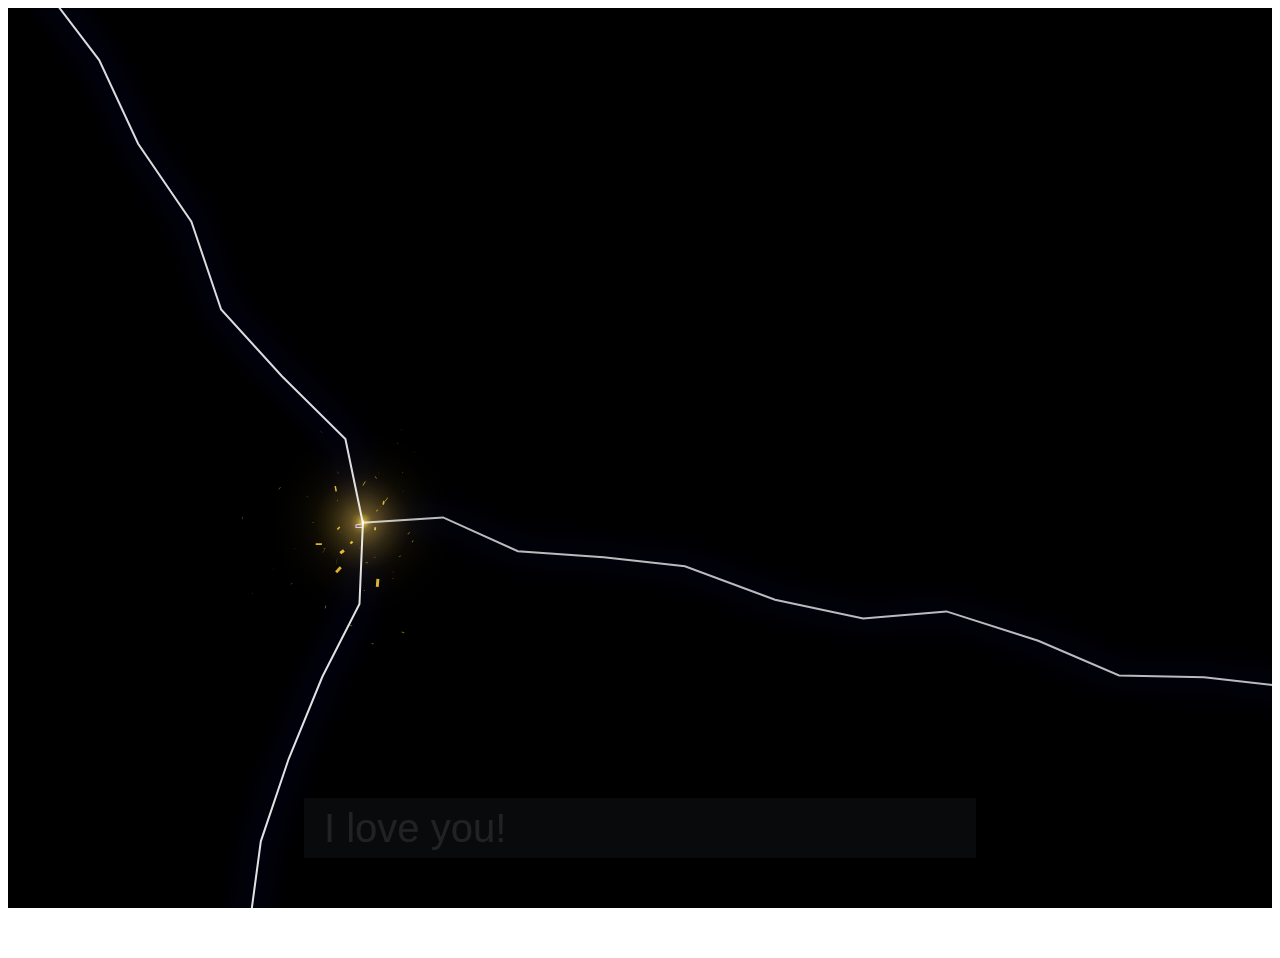
<file: 电击/index.html>
﻿<!doctype html>
<html>
<head>
<meta charset="utf-8">
<title>html5 canvas闪电绘制文字动画特效</title>

<style>
.page-thunder-to-text {
  position: relative;
  overflow: hidden;
}
.page-thunder-to-text canvas {
  display: block;
}
.page-thunder-to-text input {
  position: absolute;
  bottom: 50px;
  left: 0;
  right: 0;
  display: block;
  outline: none;
  background-color: rgba(38, 50, 56, 0.2);
  color: #ffffff;
  border: none;
  width: 50%;
  min-width: 500px;
  max-width: 100%;
  margin: auto;
  height: 60px;
  line-height: 60px;
  font-size: 40px;
  padding: 0 20px;
}
.page-thunder-to-text input:hover, .page-thunder-to-text input:focus {
  border: 1px solid rgba(38, 50, 56, 0.6);
}
.page-thunder-to-text input::-webkit-input-placeholder {
  color: rgba(255, 255, 255, 0.1);
}
</style>

</head>
<body>

<div class="page page-thunder-to-text">
	<input id="input" type="text" maxlength="24" placeholder="I love you!">
	<canvas id="canvas"></canvas>
</div>

<script>
let canvas, ctx, w, h, thunder, text, particles, input;

function Thunder(options) {
    options = options || {};
    this.lifespan = options.lifespan || Math.round(Math.random() * 10 + 10);
    this.maxlife = this.lifespan;
    this.color = options.color || '#fefefe';
    this.glow = options.glow || '#2323fe';
    this.x = options.x || Math.random() * w;
    this.y = options.y || Math.random() * h;
    this.width = options.width || 2;
    this.direct = options.direct || Math.random() * Math.PI * 2;
    this.max = options.max || Math.round(Math.random() * 10 + 20);
    this.segments = [...new Array(this.max)].map(() => {
        return {
            direct: this.direct + (Math.PI * Math.random() * 0.2 - 0.1),
            length: Math.random() * 20 + 80,
            change: Math.random() * 0.04 - 0.02
        };
    });

    this.update = function(index, array) {
        this.segments.forEach(s => { (s.direct += s.change) && Math.random() > 0.96 && (s.change *= -1) });
        (this.lifespan > 0 && this.lifespan--) || this.remove(index, array);
    }

    this.render = function(ctx) {
        if (this.lifespan <= 0) return;
        ctx.beginPath();
        ctx.globalAlpha = this.lifespan / this.maxlife;
        ctx.strokeStyle = this.color;
        ctx.lineWidth = this.width;
        ctx.shadowBlur = 32;
        ctx.shadowColor = this.glow;
        ctx.moveTo(this.x, this.y);
        let prev = { x: this.x, y: this.y };
        this.segments.forEach(s => {
            const x = prev.x + Math.cos(s.direct) * s.length;
            const y = prev.y + Math.sin(s.direct) * s.length;
            prev = { x: x, y: y };
            ctx.lineTo(x, y);
        });
        ctx.stroke();
        ctx.closePath();
        ctx.shadowBlur = 0;
        const strength = Math.random() * 80 + 40;
        const light = ctx.createRadialGradient(this.x, this.y, 0, this.x, this.y, strength);
        light.addColorStop(0, 'rgba(250, 200, 50, 0.6)');
        light.addColorStop(0.1, 'rgba(250, 200, 50, 0.2)');
        light.addColorStop(0.4, 'rgba(250, 200, 50, 0.06)');
        light.addColorStop(0.65, 'rgba(250, 200, 50, 0.01)');
        light.addColorStop(0.8, 'rgba(250, 200, 50, 0)');
        ctx.beginPath();
        ctx.fillStyle = light;
        ctx.arc(this.x, this.y, strength, 0, Math.PI * 2);
        ctx.fill();
        ctx.closePath();
    }

    this.remove = function(index, array) {
        array.splice(index, 1);
    }
}

function Spark(options) {
    options = options || {};
    this.x = options.x || w * 0.5;
    this.y = options.y || h * 0.5;
    this.v = options.v || { direct: Math.random() * Math.PI * 2, weight: Math.random() * 14 + 2, friction: 0.88 };
    this.a = options.a || { change: Math.random() * 0.4 - 0.2, min: this.v.direct - Math.PI * 0.4, max: this.v.direct + Math.PI * 0.4 };
    this.g = options.g || { direct: Math.PI * 0.5 + (Math.random() * 0.4 - 0.2), weight: Math.random() * 0.25 + 0.25 };
    this.width = options.width || Math.random() * 3;
    this.lifespan = options.lifespan || Math.round(Math.random() * 20 + 40);
    this.maxlife = this.lifespan;
    this.color = options.color || '#feca32';
    this.prev = { x: this.x, y: this.y };

    this.update = function(index, array) {
        this.prev = { x: this.x, y: this.y };
        this.x += Math.cos(this.v.direct) * this.v.weight;
        this.x += Math.cos(this.g.direct) * this.g.weight;
        this.y += Math.sin(this.v.direct) * this.v.weight;
        this.y += Math.sin(this.g.direct) * this.g.weight;
        this.v.weight > 0.2 && (this.v.weight *= this.v.friction);
        this.v.direct += this.a.change;
        (this.v.direct > this.a.max || this.v.direct < this.a.min) && (this.a.change *= -1);
        this.lifespan > 0 && this.lifespan--;
        this.lifespan <= 0 && this.remove(index, array);
    }

    this.render = function(ctx) {
        if (this.lifespan <= 0) return;
        ctx.beginPath();
        ctx.globalAlpha = this.lifespan / this.maxlife;
        ctx.strokeStyle = this.color;
        ctx.lineWidth = this.width;
        ctx.moveTo(this.x, this.y);
        ctx.lineTo(this.prev.x, this.prev.y);
        ctx.stroke();
        ctx.closePath();
    }

    this.remove = function(index, array) {
        array.splice(index, 1);
    }
}

function Particles(options) {
    options = options || {};
    this.max = options.max || Math.round(Math.random() * 10 + 10);
    this.sparks = [...new Array(this.max)].map(() => new Spark(options));

    this.update = function() {
        this.sparks.forEach((s, i) => s.update(i, this.sparks));
    }

    this.render = function(ctx) {
        this.sparks.forEach(s => s.render(ctx));
    }
}

function Text(options) {
    options = options || {};
    const pool = document.createElement('canvas');
    const buffer = pool.getContext('2d');
    pool.width = w;
    buffer.fillStyle = '#000000';
    buffer.fillRect(0, 0, pool.width, pool.height);

    this.size = options.size || 100;
    this.copy = (options.copy || `Hello!`) + ' ';
    this.color = options.color || '#cd96fe';
    this.delay = options.delay || 5;
    this.basedelay = this.delay;
    buffer.font = `${this.size}px Comic Sans MS`;
    this.bound = buffer.measureText(this.copy);
    this.bound.height = this.size * 1.5;
    this.x = options.x || w * 0.5 - this.bound.width * 0.5;
    this.y = options.y || h * 0.5 - this.size * 0.5;

    buffer.strokeStyle = this.color;
    buffer.strokeText(this.copy, 0, this.bound.height * 0.8);
    this.data = buffer.getImageData(0, 0, this.bound.width, this.bound.height);
    this.index = 0;

    this.update = function() {
        if (this.index >= this.bound.width) {
            this.index = 0;
            return;
        }
        const data = this.data.data;
        for (let i = this.index * 4; i < data.length; i += (4 * this.data.width)) {
            const bitmap = data[i] + data[i + 1] + data[i + 2] + data[i + 3];
            if (bitmap > 255 && Math.random() > 0.96) {
                const x = this.x + this.index;
                const y = this.y + (i / this.bound.width / 4);
                thunder.push(new Thunder({
                    x: x,
                    y: y
                }));
                Math.random() > 0.5 && particles.push(new Particles({
                    x: x,
                    y: y
                }));
            }
        }
        if (this.delay-- < 0) {
            this.index++;
            this.delay += this.basedelay;
        }
    }

    this.render = function(ctx) {
        ctx.putImageData(this.data, this.x, this.y, 0, 0, this.index, this.bound.height);
    }
}

function loop() {
    update();
    render();
    requestAnimationFrame(loop);
}

function update() {
    text.update();
    thunder.forEach((l, i) => l.update(i, thunder));
    particles.forEach(p => p.update());
}

function render() {
    ctx.globalCompositeOperation = 'source-over';
    ctx.globalAlpha = 1;
    ctx.fillStyle = '#000000';
    ctx.fillRect(0, 0, w, h);
    //
    ctx.globalCompositeOperation = 'screen';
    text.render(ctx);
    thunder.forEach(l => l.render(ctx));
    particles.forEach(p => p.render(ctx));
}

(function () {
    //
    canvas = document.getElementById('canvas');
    input = document.getElementById('input');
    ctx = canvas.getContext('2d');
    w = window.innerWidth;
    h = window.innerHeight;
    canvas.width = w;
    canvas.height = h;
    thunder = [];
    particles = [];
    //
    text = new Text({
        copy: 'Anh Yêu Em!'
    });
    canvas.addEventListener('click', (e) => {
        const x = e.clientX;
        const y = e.clientY;
        thunder.push(new Thunder({
            x: x,
            y: y
        }));
        particles.push(new Particles({
            x: x,
            y: y
        }));
    });
    let cb = 0;
    input.addEventListener('keyup', (e) => {
        clearTimeout(cb);
        cb = setTimeout(() => {
            text = new Text({
                copy: input.value
            });
        }, 300);
    });
    //
    loop();
})()
</script>

<div style="text-align:center;margin:50px 0; font:normal 14px/24px 'MicroSoft YaHei';">
</div>
</body>
</html>
</file>
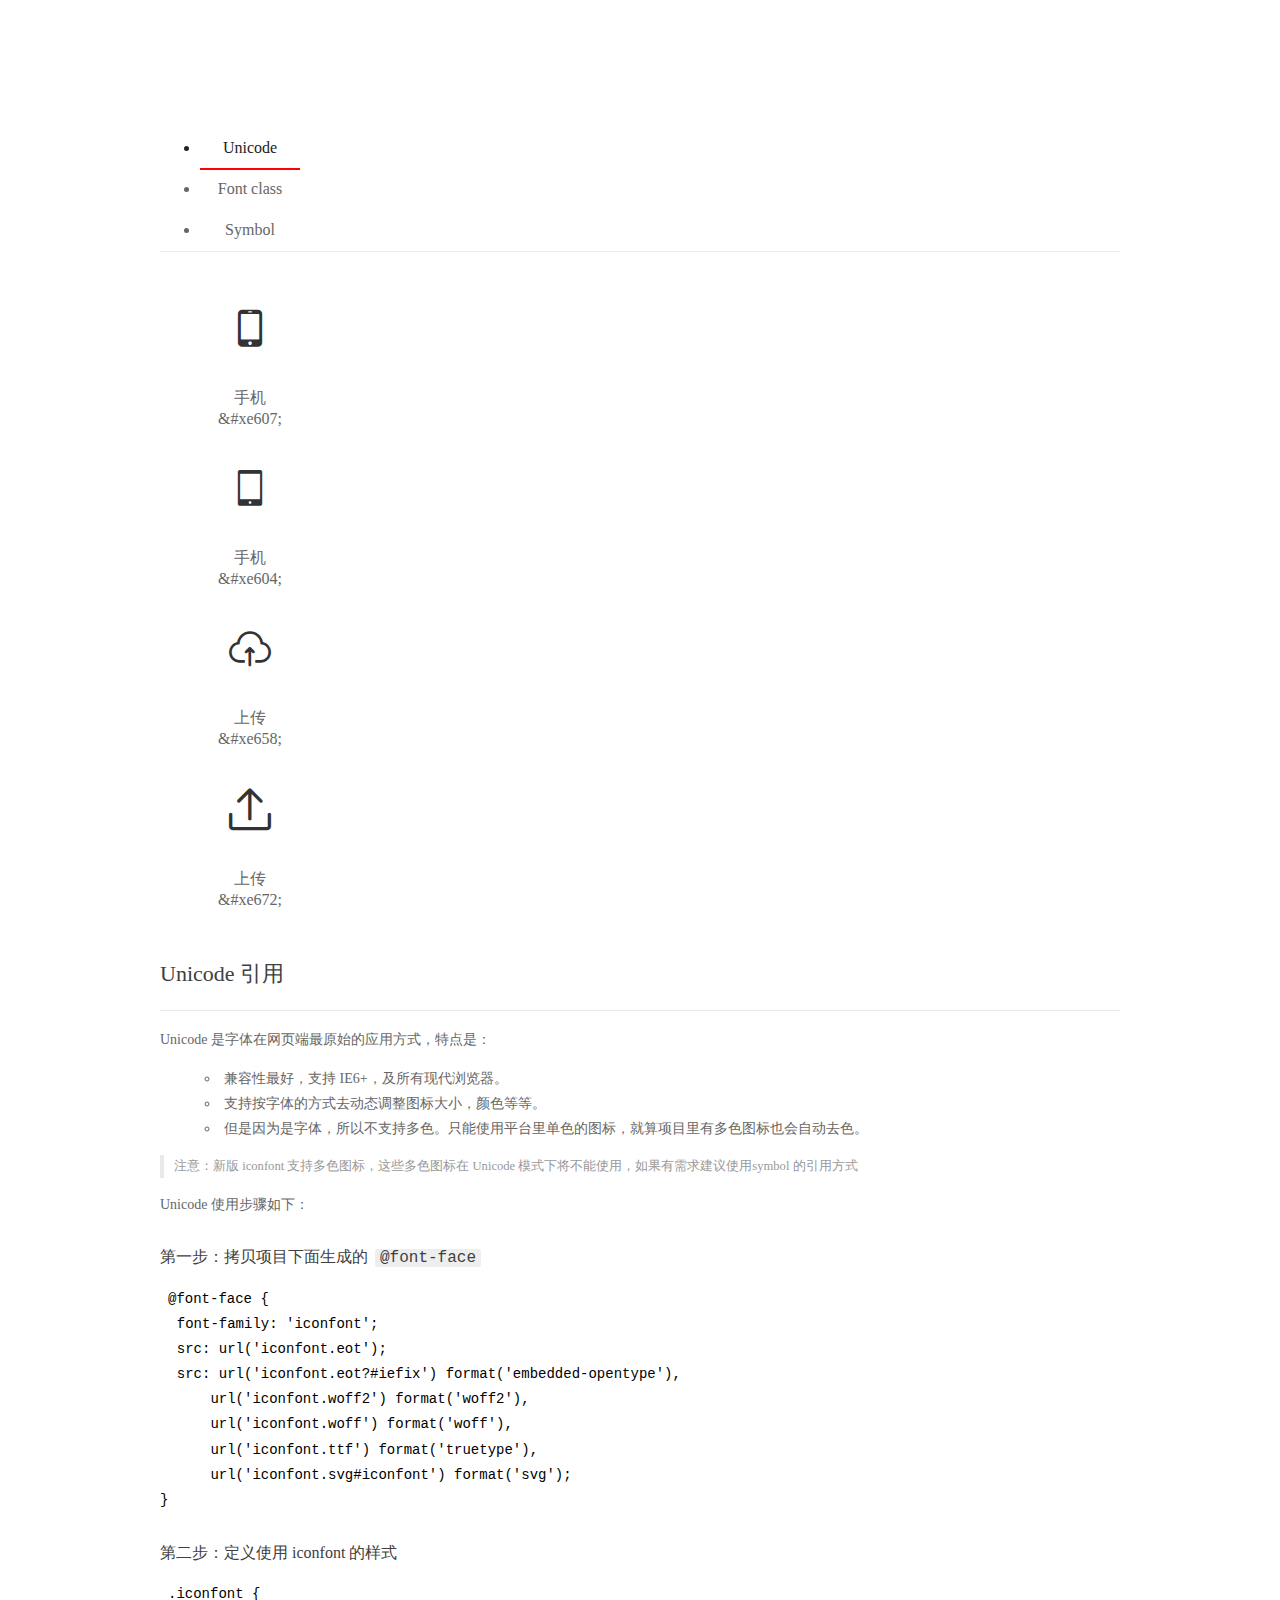
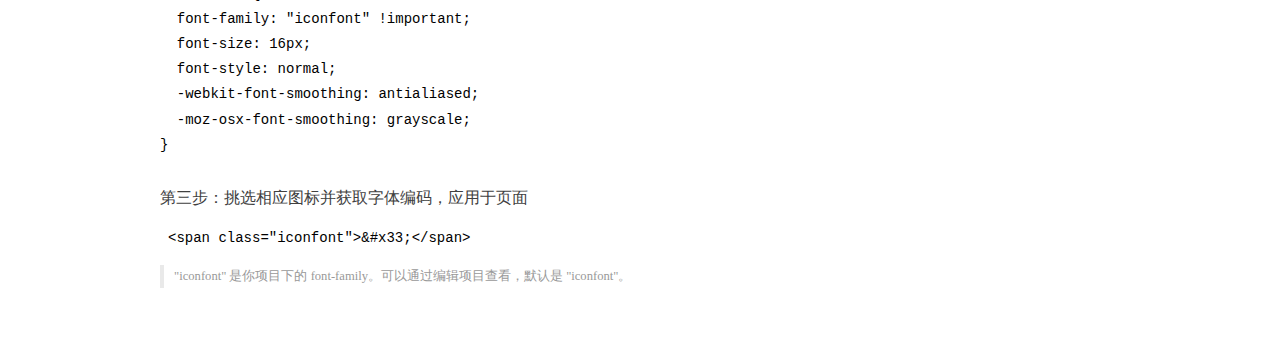
<file: 站酷 - 副本/css/incon/demo_index.html>
<!DOCTYPE html>
<html>
<head>
  <meta charset="utf-8"/>
  <title>IconFont Demo</title>
  <link rel="shortcut icon" href="https://gtms04.alicdn.com/tps/i4/TB1_oz6GVXXXXaFXpXXJDFnIXXX-64-64.ico" type="image/x-icon"/>
  <link rel="stylesheet" href="https://g.alicdn.com/thx/cube/1.3.2/cube.min.css">
  <link rel="stylesheet" href="demo.css">
  <link rel="stylesheet" href="iconfont.css">
  <script src="iconfont.js"></script>
  <!-- jQuery -->
  <script src="https://a1.alicdn.com/oss/uploads/2018/12/26/7bfddb60-08e8-11e9-9b04-53e73bb6408b.js"></script>
  <!-- 代码高亮 -->
  <script src="https://a1.alicdn.com/oss/uploads/2018/12/26/a3f714d0-08e6-11e9-8a15-ebf944d7534c.js"></script>
</head>
<body>
  <div class="main">
    <h1 class="logo"><a href="https://www.iconfont.cn/" title="iconfont 首页" target="_blank">&#xe86b;</a></h1>
    <div class="nav-tabs">
      <ul id="tabs" class="dib-box">
        <li class="dib active"><span>Unicode</span></li>
        <li class="dib"><span>Font class</span></li>
        <li class="dib"><span>Symbol</span></li>
      </ul>
      
    </div>
    <div class="tab-container">
      <div class="content unicode" style="display: block;">
          <ul class="icon_lists dib-box">
          
            <li class="dib">
              <span class="icon iconfont">&#xe607;</span>
                <div class="name">手机</div>
                <div class="code-name">&amp;#xe607;</div>
              </li>
          
            <li class="dib">
              <span class="icon iconfont">&#xe604;</span>
                <div class="name">手机</div>
                <div class="code-name">&amp;#xe604;</div>
              </li>
          
            <li class="dib">
              <span class="icon iconfont">&#xe658;</span>
                <div class="name">上传</div>
                <div class="code-name">&amp;#xe658;</div>
              </li>
          
            <li class="dib">
              <span class="icon iconfont">&#xe672;</span>
                <div class="name">上传</div>
                <div class="code-name">&amp;#xe672;</div>
              </li>
          
          </ul>
          <div class="article markdown">
          <h2 id="unicode-">Unicode 引用</h2>
          <hr>

          <p>Unicode 是字体在网页端最原始的应用方式，特点是：</p>
          <ul>
            <li>兼容性最好，支持 IE6+，及所有现代浏览器。</li>
            <li>支持按字体的方式去动态调整图标大小，颜色等等。</li>
            <li>但是因为是字体，所以不支持多色。只能使用平台里单色的图标，就算项目里有多色图标也会自动去色。</li>
          </ul>
          <blockquote>
            <p>注意：新版 iconfont 支持多色图标，这些多色图标在 Unicode 模式下将不能使用，如果有需求建议使用symbol 的引用方式</p>
          </blockquote>
          <p>Unicode 使用步骤如下：</p>
          <h3 id="-font-face">第一步：拷贝项目下面生成的 <code>@font-face</code></h3>
<pre><code class="language-css"
>@font-face {
  font-family: 'iconfont';
  src: url('iconfont.eot');
  src: url('iconfont.eot?#iefix') format('embedded-opentype'),
      url('iconfont.woff2') format('woff2'),
      url('iconfont.woff') format('woff'),
      url('iconfont.ttf') format('truetype'),
      url('iconfont.svg#iconfont') format('svg');
}
</code></pre>
          <h3 id="-iconfont-">第二步：定义使用 iconfont 的样式</h3>
<pre><code class="language-css"
>.iconfont {
  font-family: "iconfont" !important;
  font-size: 16px;
  font-style: normal;
  -webkit-font-smoothing: antialiased;
  -moz-osx-font-smoothing: grayscale;
}
</code></pre>
          <h3 id="-">第三步：挑选相应图标并获取字体编码，应用于页面</h3>
<pre>
<code class="language-html"
>&lt;span class="iconfont"&gt;&amp;#x33;&lt;/span&gt;
</code></pre>
          <blockquote>
            <p>"iconfont" 是你项目下的 font-family。可以通过编辑项目查看，默认是 "iconfont"。</p>
          </blockquote>
          </div>
      </div>
      <div class="content font-class">
        <ul class="icon_lists dib-box">
          
          <li class="dib">
            <span class="icon iconfont icon-shouji"></span>
            <div class="name">
              手机
            </div>
            <div class="code-name">.icon-shouji
            </div>
          </li>
          
          <li class="dib">
            <span class="icon iconfont icon-shouji1"></span>
            <div class="name">
              手机
            </div>
            <div class="code-name">.icon-shouji1
            </div>
          </li>
          
          <li class="dib">
            <span class="icon iconfont icon-shangchuan"></span>
            <div class="name">
              上传
            </div>
            <div class="code-name">.icon-shangchuan
            </div>
          </li>
          
          <li class="dib">
            <span class="icon iconfont icon-shangchuan1"></span>
            <div class="name">
              上传
            </div>
            <div class="code-name">.icon-shangchuan1
            </div>
          </li>
          
        </ul>
        <div class="article markdown">
        <h2 id="font-class-">font-class 引用</h2>
        <hr>

        <p>font-class 是 Unicode 使用方式的一种变种，主要是解决 Unicode 书写不直观，语意不明确的问题。</p>
        <p>与 Unicode 使用方式相比，具有如下特点：</p>
        <ul>
          <li>兼容性良好，支持 IE8+，及所有现代浏览器。</li>
          <li>相比于 Unicode 语意明确，书写更直观。可以很容易分辨这个 icon 是什么。</li>
          <li>因为使用 class 来定义图标，所以当要替换图标时，只需要修改 class 里面的 Unicode 引用。</li>
          <li>不过因为本质上还是使用的字体，所以多色图标还是不支持的。</li>
        </ul>
        <p>使用步骤如下：</p>
        <h3 id="-fontclass-">第一步：引入项目下面生成的 fontclass 代码：</h3>
<pre><code class="language-html">&lt;link rel="stylesheet" href="./iconfont.css"&gt;
</code></pre>
        <h3 id="-">第二步：挑选相应图标并获取类名，应用于页面：</h3>
<pre><code class="language-html">&lt;span class="iconfont icon-xxx"&gt;&lt;/span&gt;
</code></pre>
        <blockquote>
          <p>"
            iconfont" 是你项目下的 font-family。可以通过编辑项目查看，默认是 "iconfont"。</p>
        </blockquote>
      </div>
      </div>
      <div class="content symbol">
          <ul class="icon_lists dib-box">
          
            <li class="dib">
                <svg class="icon svg-icon" aria-hidden="true">
                  <use xlink:href="#icon-shouji"></use>
                </svg>
                <div class="name">手机</div>
                <div class="code-name">#icon-shouji</div>
            </li>
          
            <li class="dib">
                <svg class="icon svg-icon" aria-hidden="true">
                  <use xlink:href="#icon-shouji1"></use>
                </svg>
                <div class="name">手机</div>
                <div class="code-name">#icon-shouji1</div>
            </li>
          
            <li class="dib">
                <svg class="icon svg-icon" aria-hidden="true">
                  <use xlink:href="#icon-shangchuan"></use>
                </svg>
                <div class="name">上传</div>
                <div class="code-name">#icon-shangchuan</div>
            </li>
          
            <li class="dib">
                <svg class="icon svg-icon" aria-hidden="true">
                  <use xlink:href="#icon-shangchuan1"></use>
                </svg>
                <div class="name">上传</div>
                <div class="code-name">#icon-shangchuan1</div>
            </li>
          
          </ul>
          <div class="article markdown">
          <h2 id="symbol-">Symbol 引用</h2>
          <hr>

          <p>这是一种全新的使用方式，应该说这才是未来的主流，也是平台目前推荐的用法。相关介绍可以参考这篇<a href="">文章</a>
            这种用法其实是做了一个 SVG 的集合，与另外两种相比具有如下特点：</p>
          <ul>
            <li>支持多色图标了，不再受单色限制。</li>
            <li>通过一些技巧，支持像字体那样，通过 <code>font-size</code>, <code>color</code> 来调整样式。</li>
            <li>兼容性较差，支持 IE9+，及现代浏览器。</li>
            <li>浏览器渲染 SVG 的性能一般，还不如 png。</li>
          </ul>
          <p>使用步骤如下：</p>
          <h3 id="-symbol-">第一步：引入项目下面生成的 symbol 代码：</h3>
<pre><code class="language-html">&lt;script src="./iconfont.js"&gt;&lt;/script&gt;
</code></pre>
          <h3 id="-css-">第二步：加入通用 CSS 代码（引入一次就行）：</h3>
<pre><code class="language-html">&lt;style&gt;
.icon {
  width: 1em;
  height: 1em;
  vertical-align: -0.15em;
  fill: currentColor;
  overflow: hidden;
}
&lt;/style&gt;
</code></pre>
          <h3 id="-">第三步：挑选相应图标并获取类名，应用于页面：</h3>
<pre><code class="language-html">&lt;svg class="icon" aria-hidden="true"&gt;
  &lt;use xlink:href="#icon-xxx"&gt;&lt;/use&gt;
&lt;/svg&gt;
</code></pre>
          </div>
      </div>

    </div>
  </div>
  <script>
  $(document).ready(function () {
      $('.tab-container .content:first').show()

      $('#tabs li').click(function (e) {
        var tabContent = $('.tab-container .content')
        var index = $(this).index()

        if ($(this).hasClass('active')) {
          return
        } else {
          $('#tabs li').removeClass('active')
          $(this).addClass('active')

          tabContent.hide().eq(index).fadeIn()
        }
      })
    })
  </script>
</body>
</html>
</file>
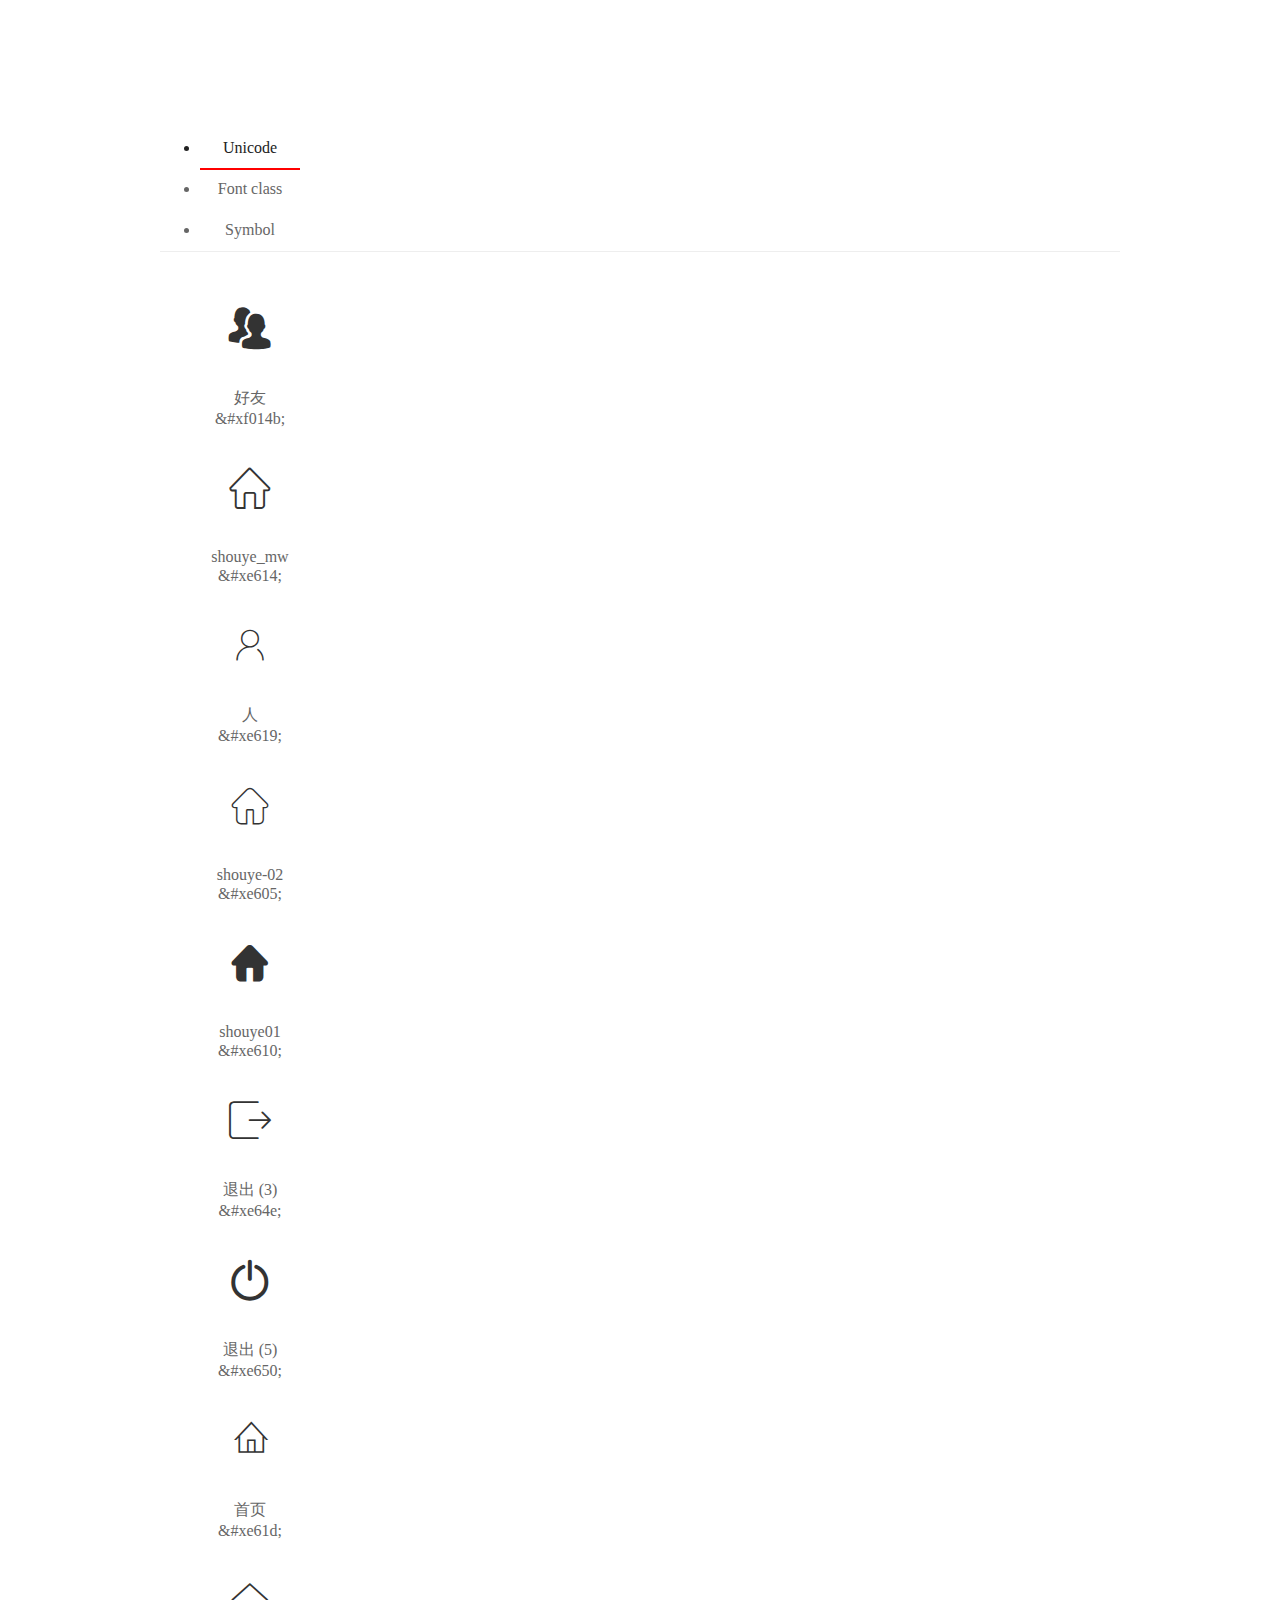
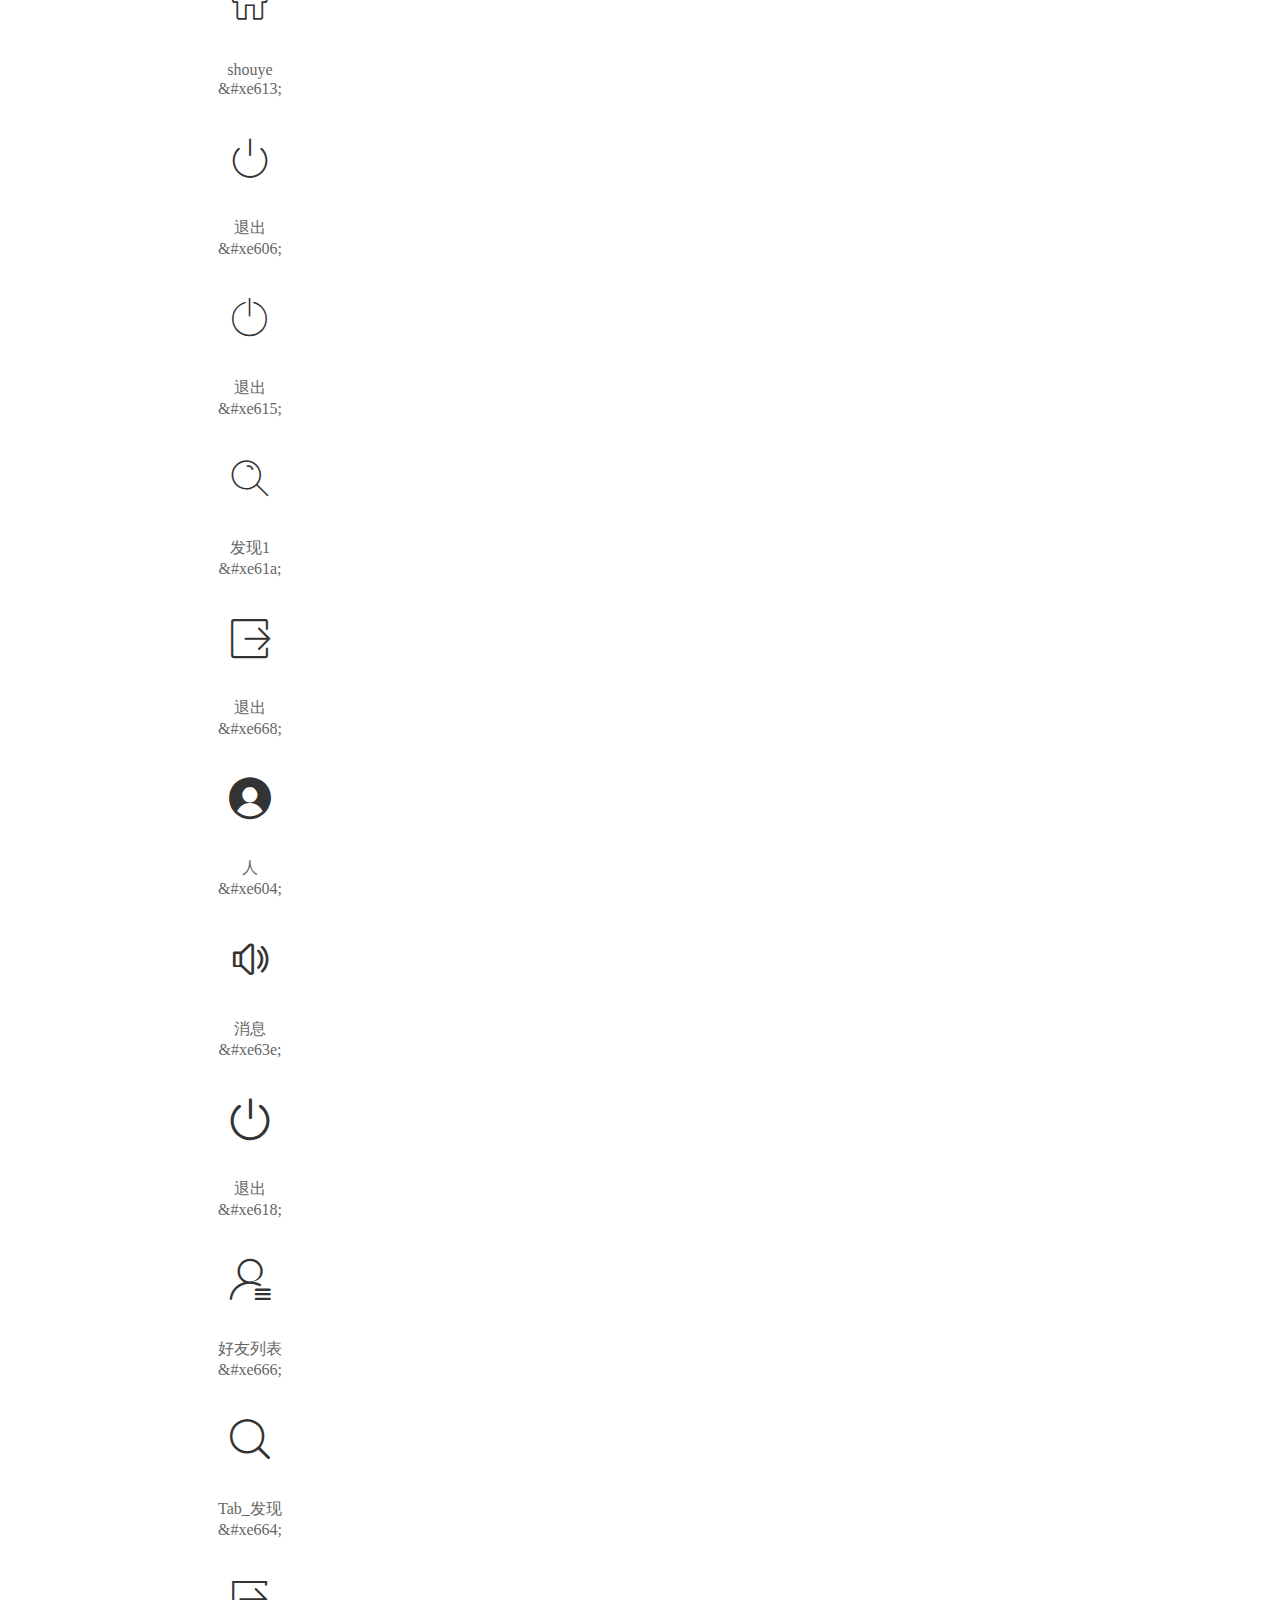
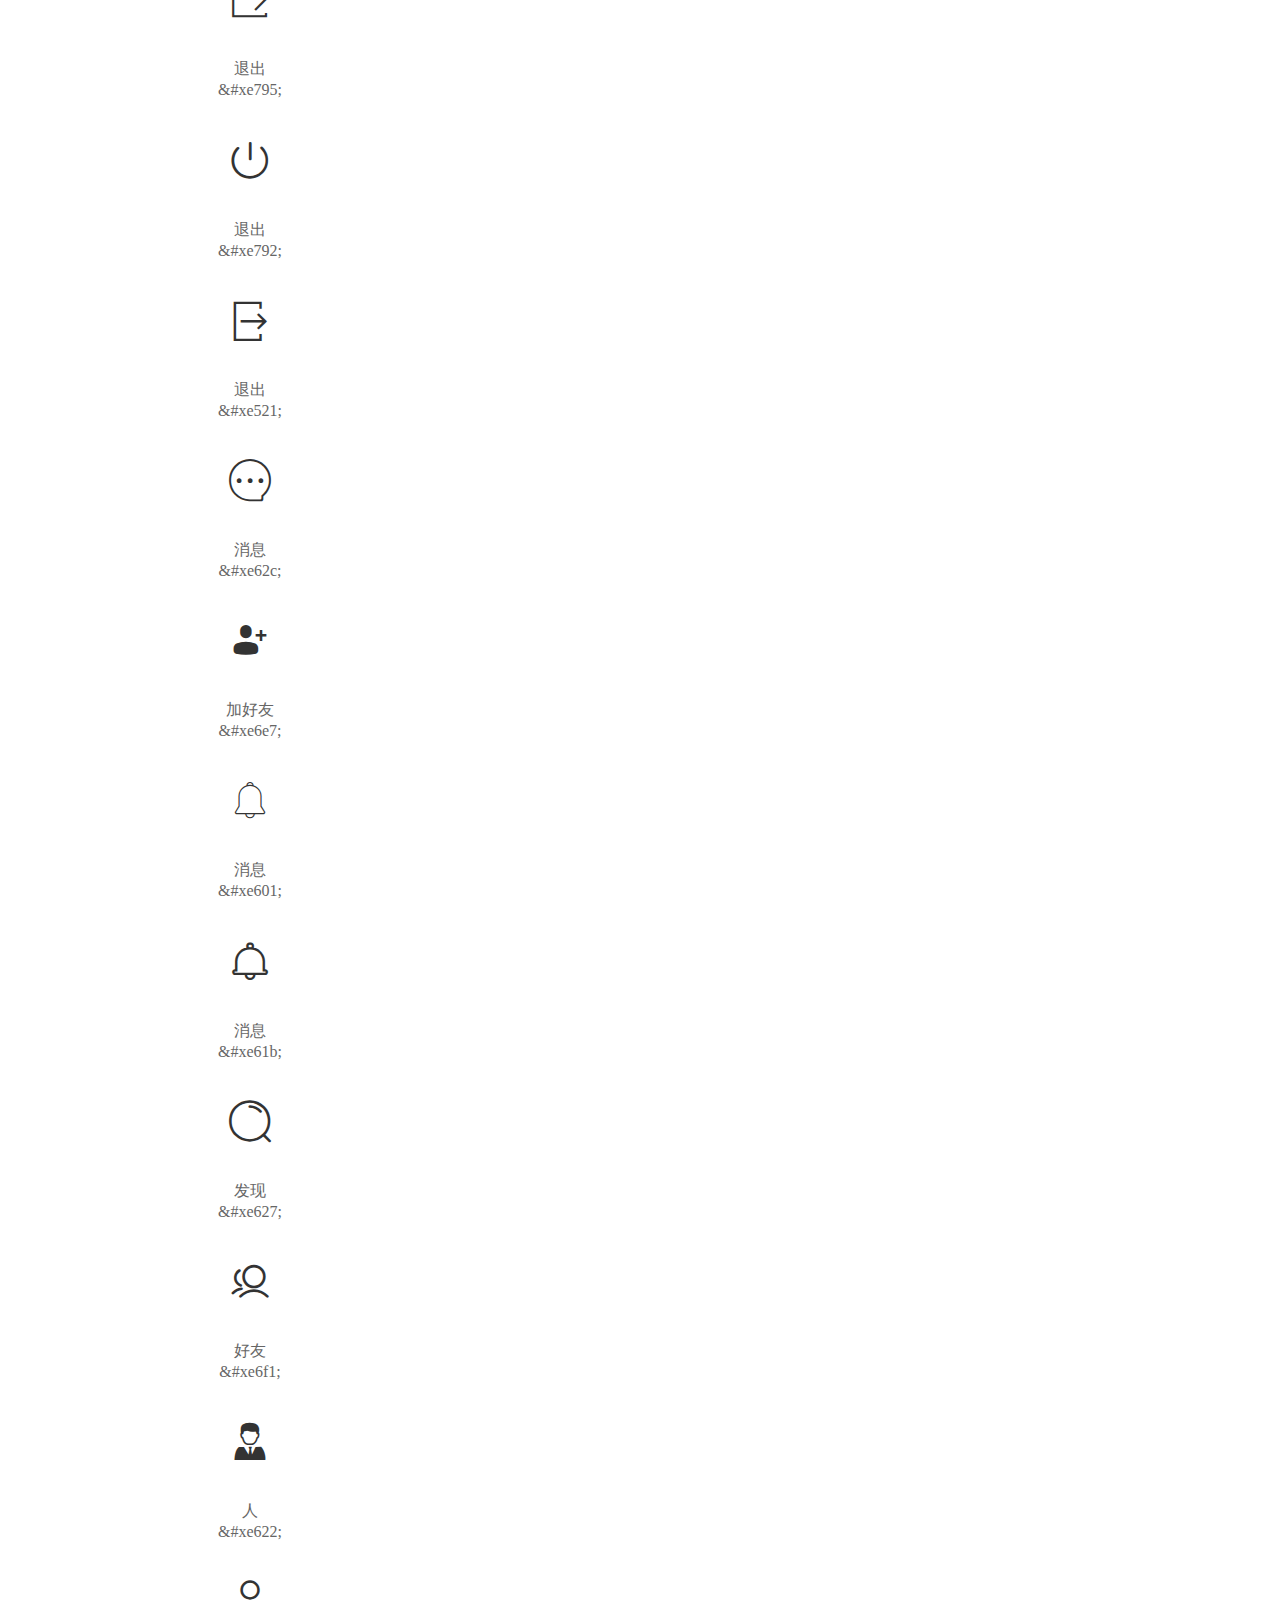
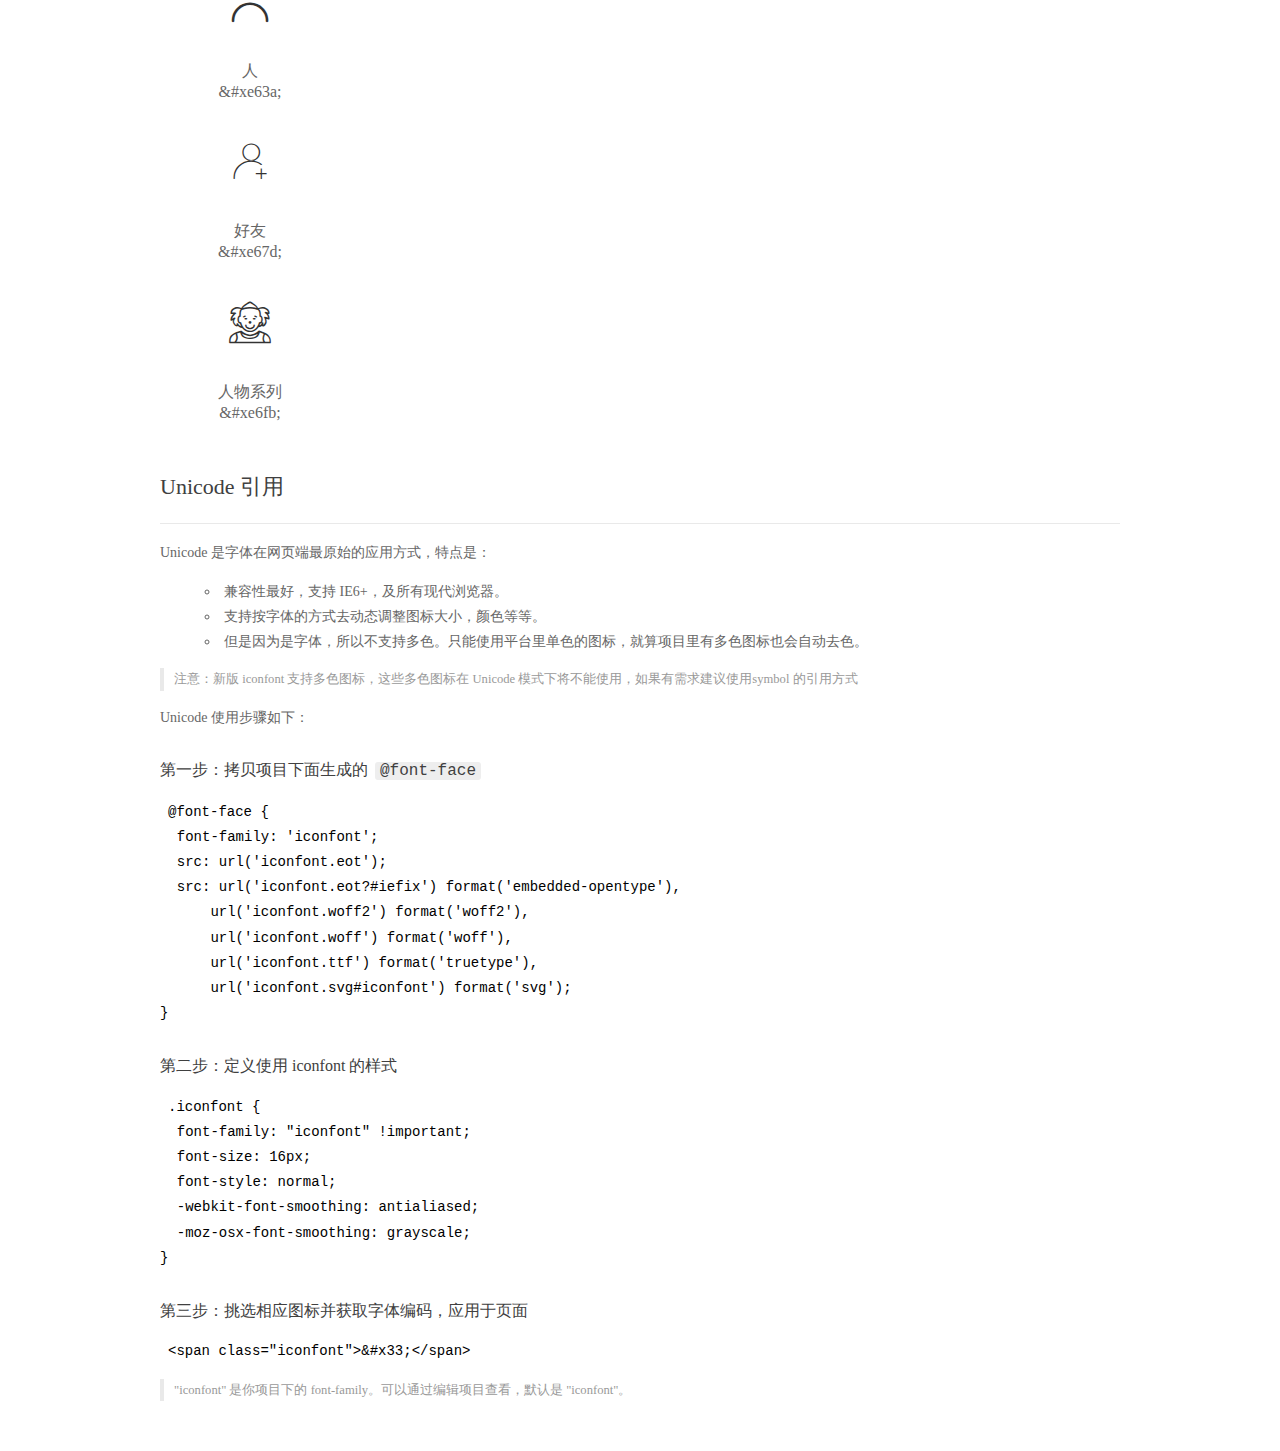
<file: 站酷 - 副本/css/taobao/demo_index.html>
<!DOCTYPE html>
<html>
<head>
  <meta charset="utf-8"/>
  <title>IconFont Demo</title>
  <link rel="shortcut icon" href="https://gtms04.alicdn.com/tps/i4/TB1_oz6GVXXXXaFXpXXJDFnIXXX-64-64.ico" type="image/x-icon"/>
  <link rel="stylesheet" href="https://g.alicdn.com/thx/cube/1.3.2/cube.min.css">
  <link rel="stylesheet" href="demo.css">
  <link rel="stylesheet" href="iconfont.css">
  <script src="iconfont.js"></script>
  <!-- jQuery -->
  <script src="https://a1.alicdn.com/oss/uploads/2018/12/26/7bfddb60-08e8-11e9-9b04-53e73bb6408b.js"></script>
  <!-- 代码高亮 -->
  <script src="https://a1.alicdn.com/oss/uploads/2018/12/26/a3f714d0-08e6-11e9-8a15-ebf944d7534c.js"></script>
</head>
<body>
  <div class="main">
    <h1 class="logo"><a href="https://www.iconfont.cn/" title="iconfont 首页" target="_blank">&#xe86b;</a></h1>
    <div class="nav-tabs">
      <ul id="tabs" class="dib-box">
        <li class="dib active"><span>Unicode</span></li>
        <li class="dib"><span>Font class</span></li>
        <li class="dib"><span>Symbol</span></li>
      </ul>
      
    </div>
    <div class="tab-container">
      <div class="content unicode" style="display: block;">
          <ul class="icon_lists dib-box">
          
            <li class="dib">
              <span class="icon iconfont">&#xf014b;</span>
                <div class="name">好友</div>
                <div class="code-name">&amp;#xf014b;</div>
              </li>
          
            <li class="dib">
              <span class="icon iconfont">&#xe614;</span>
                <div class="name">shouye_mw</div>
                <div class="code-name">&amp;#xe614;</div>
              </li>
          
            <li class="dib">
              <span class="icon iconfont">&#xe619;</span>
                <div class="name">人</div>
                <div class="code-name">&amp;#xe619;</div>
              </li>
          
            <li class="dib">
              <span class="icon iconfont">&#xe605;</span>
                <div class="name">shouye-02</div>
                <div class="code-name">&amp;#xe605;</div>
              </li>
          
            <li class="dib">
              <span class="icon iconfont">&#xe610;</span>
                <div class="name">shouye01</div>
                <div class="code-name">&amp;#xe610;</div>
              </li>
          
            <li class="dib">
              <span class="icon iconfont">&#xe64e;</span>
                <div class="name">退出 (3)</div>
                <div class="code-name">&amp;#xe64e;</div>
              </li>
          
            <li class="dib">
              <span class="icon iconfont">&#xe650;</span>
                <div class="name">退出 (5)</div>
                <div class="code-name">&amp;#xe650;</div>
              </li>
          
            <li class="dib">
              <span class="icon iconfont">&#xe61d;</span>
                <div class="name">首页</div>
                <div class="code-name">&amp;#xe61d;</div>
              </li>
          
            <li class="dib">
              <span class="icon iconfont">&#xe613;</span>
                <div class="name">shouye</div>
                <div class="code-name">&amp;#xe613;</div>
              </li>
          
            <li class="dib">
              <span class="icon iconfont">&#xe606;</span>
                <div class="name">退出</div>
                <div class="code-name">&amp;#xe606;</div>
              </li>
          
            <li class="dib">
              <span class="icon iconfont">&#xe615;</span>
                <div class="name">退出</div>
                <div class="code-name">&amp;#xe615;</div>
              </li>
          
            <li class="dib">
              <span class="icon iconfont">&#xe61a;</span>
                <div class="name">发现1</div>
                <div class="code-name">&amp;#xe61a;</div>
              </li>
          
            <li class="dib">
              <span class="icon iconfont">&#xe668;</span>
                <div class="name">退出</div>
                <div class="code-name">&amp;#xe668;</div>
              </li>
          
            <li class="dib">
              <span class="icon iconfont">&#xe604;</span>
                <div class="name">人</div>
                <div class="code-name">&amp;#xe604;</div>
              </li>
          
            <li class="dib">
              <span class="icon iconfont">&#xe63e;</span>
                <div class="name">消息</div>
                <div class="code-name">&amp;#xe63e;</div>
              </li>
          
            <li class="dib">
              <span class="icon iconfont">&#xe618;</span>
                <div class="name">退出</div>
                <div class="code-name">&amp;#xe618;</div>
              </li>
          
            <li class="dib">
              <span class="icon iconfont">&#xe666;</span>
                <div class="name">好友列表</div>
                <div class="code-name">&amp;#xe666;</div>
              </li>
          
            <li class="dib">
              <span class="icon iconfont">&#xe664;</span>
                <div class="name">Tab_发现</div>
                <div class="code-name">&amp;#xe664;</div>
              </li>
          
            <li class="dib">
              <span class="icon iconfont">&#xe795;</span>
                <div class="name">退出</div>
                <div class="code-name">&amp;#xe795;</div>
              </li>
          
            <li class="dib">
              <span class="icon iconfont">&#xe792;</span>
                <div class="name">退出</div>
                <div class="code-name">&amp;#xe792;</div>
              </li>
          
            <li class="dib">
              <span class="icon iconfont">&#xe521;</span>
                <div class="name">退出</div>
                <div class="code-name">&amp;#xe521;</div>
              </li>
          
            <li class="dib">
              <span class="icon iconfont">&#xe62c;</span>
                <div class="name">消息</div>
                <div class="code-name">&amp;#xe62c;</div>
              </li>
          
            <li class="dib">
              <span class="icon iconfont">&#xe6e7;</span>
                <div class="name">加好友</div>
                <div class="code-name">&amp;#xe6e7;</div>
              </li>
          
            <li class="dib">
              <span class="icon iconfont">&#xe601;</span>
                <div class="name">消息</div>
                <div class="code-name">&amp;#xe601;</div>
              </li>
          
            <li class="dib">
              <span class="icon iconfont">&#xe61b;</span>
                <div class="name">消息</div>
                <div class="code-name">&amp;#xe61b;</div>
              </li>
          
            <li class="dib">
              <span class="icon iconfont">&#xe627;</span>
                <div class="name">发现</div>
                <div class="code-name">&amp;#xe627;</div>
              </li>
          
            <li class="dib">
              <span class="icon iconfont">&#xe6f1;</span>
                <div class="name">好友</div>
                <div class="code-name">&amp;#xe6f1;</div>
              </li>
          
            <li class="dib">
              <span class="icon iconfont">&#xe622;</span>
                <div class="name">人</div>
                <div class="code-name">&amp;#xe622;</div>
              </li>
          
            <li class="dib">
              <span class="icon iconfont">&#xe63a;</span>
                <div class="name">人</div>
                <div class="code-name">&amp;#xe63a;</div>
              </li>
          
            <li class="dib">
              <span class="icon iconfont">&#xe67d;</span>
                <div class="name">好友</div>
                <div class="code-name">&amp;#xe67d;</div>
              </li>
          
            <li class="dib">
              <span class="icon iconfont">&#xe6fb;</span>
                <div class="name">人物系列</div>
                <div class="code-name">&amp;#xe6fb;</div>
              </li>
          
          </ul>
          <div class="article markdown">
          <h2 id="unicode-">Unicode 引用</h2>
          <hr>

          <p>Unicode 是字体在网页端最原始的应用方式，特点是：</p>
          <ul>
            <li>兼容性最好，支持 IE6+，及所有现代浏览器。</li>
            <li>支持按字体的方式去动态调整图标大小，颜色等等。</li>
            <li>但是因为是字体，所以不支持多色。只能使用平台里单色的图标，就算项目里有多色图标也会自动去色。</li>
          </ul>
          <blockquote>
            <p>注意：新版 iconfont 支持多色图标，这些多色图标在 Unicode 模式下将不能使用，如果有需求建议使用symbol 的引用方式</p>
          </blockquote>
          <p>Unicode 使用步骤如下：</p>
          <h3 id="-font-face">第一步：拷贝项目下面生成的 <code>@font-face</code></h3>
<pre><code class="language-css"
>@font-face {
  font-family: 'iconfont';
  src: url('iconfont.eot');
  src: url('iconfont.eot?#iefix') format('embedded-opentype'),
      url('iconfont.woff2') format('woff2'),
      url('iconfont.woff') format('woff'),
      url('iconfont.ttf') format('truetype'),
      url('iconfont.svg#iconfont') format('svg');
}
</code></pre>
          <h3 id="-iconfont-">第二步：定义使用 iconfont 的样式</h3>
<pre><code class="language-css"
>.iconfont {
  font-family: "iconfont" !important;
  font-size: 16px;
  font-style: normal;
  -webkit-font-smoothing: antialiased;
  -moz-osx-font-smoothing: grayscale;
}
</code></pre>
          <h3 id="-">第三步：挑选相应图标并获取字体编码，应用于页面</h3>
<pre>
<code class="language-html"
>&lt;span class="iconfont"&gt;&amp;#x33;&lt;/span&gt;
</code></pre>
          <blockquote>
            <p>"iconfont" 是你项目下的 font-family。可以通过编辑项目查看，默认是 "iconfont"。</p>
          </blockquote>
          </div>
      </div>
      <div class="content font-class">
        <ul class="icon_lists dib-box">
          
          <li class="dib">
            <span class="icon iconfont icon-haoyou"></span>
            <div class="name">
              好友
            </div>
            <div class="code-name">.icon-haoyou
            </div>
          </li>
          
          <li class="dib">
            <span class="icon iconfont icon-shouyemw"></span>
            <div class="name">
              shouye_mw
            </div>
            <div class="code-name">.icon-shouyemw
            </div>
          </li>
          
          <li class="dib">
            <span class="icon iconfont icon-ren"></span>
            <div class="name">
              人
            </div>
            <div class="code-name">.icon-ren
            </div>
          </li>
          
          <li class="dib">
            <span class="icon iconfont icon-shouye02"></span>
            <div class="name">
              shouye-02
            </div>
            <div class="code-name">.icon-shouye02
            </div>
          </li>
          
          <li class="dib">
            <span class="icon iconfont icon-shouye01"></span>
            <div class="name">
              shouye01
            </div>
            <div class="code-name">.icon-shouye01
            </div>
          </li>
          
          <li class="dib">
            <span class="icon iconfont icon-tuichu3"></span>
            <div class="name">
              退出 (3)
            </div>
            <div class="code-name">.icon-tuichu3
            </div>
          </li>
          
          <li class="dib">
            <span class="icon iconfont icon-tuichu5"></span>
            <div class="name">
              退出 (5)
            </div>
            <div class="code-name">.icon-tuichu5
            </div>
          </li>
          
          <li class="dib">
            <span class="icon iconfont icon-home"></span>
            <div class="name">
              首页
            </div>
            <div class="code-name">.icon-home
            </div>
          </li>
          
          <li class="dib">
            <span class="icon iconfont icon-shouye"></span>
            <div class="name">
              shouye
            </div>
            <div class="code-name">.icon-shouye
            </div>
          </li>
          
          <li class="dib">
            <span class="icon iconfont icon-shouye1"></span>
            <div class="name">
              退出
            </div>
            <div class="code-name">.icon-shouye1
            </div>
          </li>
          
          <li class="dib">
            <span class="icon iconfont icon-tuichu"></span>
            <div class="name">
              退出
            </div>
            <div class="code-name">.icon-tuichu
            </div>
          </li>
          
          <li class="dib">
            <span class="icon iconfont icon-faxian1"></span>
            <div class="name">
              发现1
            </div>
            <div class="code-name">.icon-faxian1
            </div>
          </li>
          
          <li class="dib">
            <span class="icon iconfont icon-tuichu1"></span>
            <div class="name">
              退出
            </div>
            <div class="code-name">.icon-tuichu1
            </div>
          </li>
          
          <li class="dib">
            <span class="icon iconfont icon-ren1"></span>
            <div class="name">
              人
            </div>
            <div class="code-name">.icon-ren1
            </div>
          </li>
          
          <li class="dib">
            <span class="icon iconfont icon-xiaoxi"></span>
            <div class="name">
              消息
            </div>
            <div class="code-name">.icon-xiaoxi
            </div>
          </li>
          
          <li class="dib">
            <span class="icon iconfont icon-tuichu2"></span>
            <div class="name">
              退出
            </div>
            <div class="code-name">.icon-tuichu2
            </div>
          </li>
          
          <li class="dib">
            <span class="icon iconfont icon-linkman-contacts_ico"></span>
            <div class="name">
              好友列表
            </div>
            <div class="code-name">.icon-linkman-contacts_ico
            </div>
          </li>
          
          <li class="dib">
            <span class="icon iconfont icon-faxianweixuanzhongxuanzhong"></span>
            <div class="name">
              Tab_发现
            </div>
            <div class="code-name">.icon-faxianweixuanzhongxuanzhong
            </div>
          </li>
          
          <li class="dib">
            <span class="icon iconfont icon-quit-s"></span>
            <div class="name">
              退出
            </div>
            <div class="code-name">.icon-quit-s
            </div>
          </li>
          
          <li class="dib">
            <span class="icon iconfont icon-tuichu4"></span>
            <div class="name">
              退出
            </div>
            <div class="code-name">.icon-tuichu4
            </div>
          </li>
          
          <li class="dib">
            <span class="icon iconfont icon-tuichu6"></span>
            <div class="name">
              退出
            </div>
            <div class="code-name">.icon-tuichu6
            </div>
          </li>
          
          <li class="dib">
            <span class="icon iconfont icon-xiaoxi1"></span>
            <div class="name">
              消息
            </div>
            <div class="code-name">.icon-xiaoxi1
            </div>
          </li>
          
          <li class="dib">
            <span class="icon iconfont icon-jiahaoyou"></span>
            <div class="name">
              加好友
            </div>
            <div class="code-name">.icon-jiahaoyou
            </div>
          </li>
          
          <li class="dib">
            <span class="icon iconfont icon-xiaoxi2"></span>
            <div class="name">
              消息
            </div>
            <div class="code-name">.icon-xiaoxi2
            </div>
          </li>
          
          <li class="dib">
            <span class="icon iconfont icon-xiaoxi3"></span>
            <div class="name">
              消息
            </div>
            <div class="code-name">.icon-xiaoxi3
            </div>
          </li>
          
          <li class="dib">
            <span class="icon iconfont icon-ziyuan"></span>
            <div class="name">
              发现
            </div>
            <div class="code-name">.icon-ziyuan
            </div>
          </li>
          
          <li class="dib">
            <span class="icon iconfont icon-haoyou1"></span>
            <div class="name">
              好友
            </div>
            <div class="code-name">.icon-haoyou1
            </div>
          </li>
          
          <li class="dib">
            <span class="icon iconfont icon-ren2"></span>
            <div class="name">
              人
            </div>
            <div class="code-name">.icon-ren2
            </div>
          </li>
          
          <li class="dib">
            <span class="icon iconfont icon-ren-copy"></span>
            <div class="name">
              人
            </div>
            <div class="code-name">.icon-ren-copy
            </div>
          </li>
          
          <li class="dib">
            <span class="icon iconfont icon-haoyou2"></span>
            <div class="name">
              好友
            </div>
            <div class="code-name">.icon-haoyou2
            </div>
          </li>
          
          <li class="dib">
            <span class="icon iconfont icon-Clown"></span>
            <div class="name">
              人物系列
            </div>
            <div class="code-name">.icon-Clown
            </div>
          </li>
          
        </ul>
        <div class="article markdown">
        <h2 id="font-class-">font-class 引用</h2>
        <hr>

        <p>font-class 是 Unicode 使用方式的一种变种，主要是解决 Unicode 书写不直观，语意不明确的问题。</p>
        <p>与 Unicode 使用方式相比，具有如下特点：</p>
        <ul>
          <li>兼容性良好，支持 IE8+，及所有现代浏览器。</li>
          <li>相比于 Unicode 语意明确，书写更直观。可以很容易分辨这个 icon 是什么。</li>
          <li>因为使用 class 来定义图标，所以当要替换图标时，只需要修改 class 里面的 Unicode 引用。</li>
          <li>不过因为本质上还是使用的字体，所以多色图标还是不支持的。</li>
        </ul>
        <p>使用步骤如下：</p>
        <h3 id="-fontclass-">第一步：引入项目下面生成的 fontclass 代码：</h3>
<pre><code class="language-html">&lt;link rel="stylesheet" href="./iconfont.css"&gt;
</code></pre>
        <h3 id="-">第二步：挑选相应图标并获取类名，应用于页面：</h3>
<pre><code class="language-html">&lt;span class="iconfont icon-xxx"&gt;&lt;/span&gt;
</code></pre>
        <blockquote>
          <p>"
            iconfont" 是你项目下的 font-family。可以通过编辑项目查看，默认是 "iconfont"。</p>
        </blockquote>
      </div>
      </div>
      <div class="content symbol">
          <ul class="icon_lists dib-box">
          
            <li class="dib">
                <svg class="icon svg-icon" aria-hidden="true">
                  <use xlink:href="#icon-haoyou"></use>
                </svg>
                <div class="name">好友</div>
                <div class="code-name">#icon-haoyou</div>
            </li>
          
            <li class="dib">
                <svg class="icon svg-icon" aria-hidden="true">
                  <use xlink:href="#icon-shouyemw"></use>
                </svg>
                <div class="name">shouye_mw</div>
                <div class="code-name">#icon-shouyemw</div>
            </li>
          
            <li class="dib">
                <svg class="icon svg-icon" aria-hidden="true">
                  <use xlink:href="#icon-ren"></use>
                </svg>
                <div class="name">人</div>
                <div class="code-name">#icon-ren</div>
            </li>
          
            <li class="dib">
                <svg class="icon svg-icon" aria-hidden="true">
                  <use xlink:href="#icon-shouye02"></use>
                </svg>
                <div class="name">shouye-02</div>
                <div class="code-name">#icon-shouye02</div>
            </li>
          
            <li class="dib">
                <svg class="icon svg-icon" aria-hidden="true">
                  <use xlink:href="#icon-shouye01"></use>
                </svg>
                <div class="name">shouye01</div>
                <div class="code-name">#icon-shouye01</div>
            </li>
          
            <li class="dib">
                <svg class="icon svg-icon" aria-hidden="true">
                  <use xlink:href="#icon-tuichu3"></use>
                </svg>
                <div class="name">退出 (3)</div>
                <div class="code-name">#icon-tuichu3</div>
            </li>
          
            <li class="dib">
                <svg class="icon svg-icon" aria-hidden="true">
                  <use xlink:href="#icon-tuichu5"></use>
                </svg>
                <div class="name">退出 (5)</div>
                <div class="code-name">#icon-tuichu5</div>
            </li>
          
            <li class="dib">
                <svg class="icon svg-icon" aria-hidden="true">
                  <use xlink:href="#icon-home"></use>
                </svg>
                <div class="name">首页</div>
                <div class="code-name">#icon-home</div>
            </li>
          
            <li class="dib">
                <svg class="icon svg-icon" aria-hidden="true">
                  <use xlink:href="#icon-shouye"></use>
                </svg>
                <div class="name">shouye</div>
                <div class="code-name">#icon-shouye</div>
            </li>
          
            <li class="dib">
                <svg class="icon svg-icon" aria-hidden="true">
                  <use xlink:href="#icon-shouye1"></use>
                </svg>
                <div class="name">退出</div>
                <div class="code-name">#icon-shouye1</div>
            </li>
          
            <li class="dib">
                <svg class="icon svg-icon" aria-hidden="true">
                  <use xlink:href="#icon-tuichu"></use>
                </svg>
                <div class="name">退出</div>
                <div class="code-name">#icon-tuichu</div>
            </li>
          
            <li class="dib">
                <svg class="icon svg-icon" aria-hidden="true">
                  <use xlink:href="#icon-faxian1"></use>
                </svg>
                <div class="name">发现1</div>
                <div class="code-name">#icon-faxian1</div>
            </li>
          
            <li class="dib">
                <svg class="icon svg-icon" aria-hidden="true">
                  <use xlink:href="#icon-tuichu1"></use>
                </svg>
                <div class="name">退出</div>
                <div class="code-name">#icon-tuichu1</div>
            </li>
          
            <li class="dib">
                <svg class="icon svg-icon" aria-hidden="true">
                  <use xlink:href="#icon-ren1"></use>
                </svg>
                <div class="name">人</div>
                <div class="code-name">#icon-ren1</div>
            </li>
          
            <li class="dib">
                <svg class="icon svg-icon" aria-hidden="true">
                  <use xlink:href="#icon-xiaoxi"></use>
                </svg>
                <div class="name">消息</div>
                <div class="code-name">#icon-xiaoxi</div>
            </li>
          
            <li class="dib">
                <svg class="icon svg-icon" aria-hidden="true">
                  <use xlink:href="#icon-tuichu2"></use>
                </svg>
                <div class="name">退出</div>
                <div class="code-name">#icon-tuichu2</div>
            </li>
          
            <li class="dib">
                <svg class="icon svg-icon" aria-hidden="true">
                  <use xlink:href="#icon-linkman-contacts_ico"></use>
                </svg>
                <div class="name">好友列表</div>
                <div class="code-name">#icon-linkman-contacts_ico</div>
            </li>
          
            <li class="dib">
                <svg class="icon svg-icon" aria-hidden="true">
                  <use xlink:href="#icon-faxianweixuanzhongxuanzhong"></use>
                </svg>
                <div class="name">Tab_发现</div>
                <div class="code-name">#icon-faxianweixuanzhongxuanzhong</div>
            </li>
          
            <li class="dib">
                <svg class="icon svg-icon" aria-hidden="true">
                  <use xlink:href="#icon-quit-s"></use>
                </svg>
                <div class="name">退出</div>
                <div class="code-name">#icon-quit-s</div>
            </li>
          
            <li class="dib">
                <svg class="icon svg-icon" aria-hidden="true">
                  <use xlink:href="#icon-tuichu4"></use>
                </svg>
                <div class="name">退出</div>
                <div class="code-name">#icon-tuichu4</div>
            </li>
          
            <li class="dib">
                <svg class="icon svg-icon" aria-hidden="true">
                  <use xlink:href="#icon-tuichu6"></use>
                </svg>
                <div class="name">退出</div>
                <div class="code-name">#icon-tuichu6</div>
            </li>
          
            <li class="dib">
                <svg class="icon svg-icon" aria-hidden="true">
                  <use xlink:href="#icon-xiaoxi1"></use>
                </svg>
                <div class="name">消息</div>
                <div class="code-name">#icon-xiaoxi1</div>
            </li>
          
            <li class="dib">
                <svg class="icon svg-icon" aria-hidden="true">
                  <use xlink:href="#icon-jiahaoyou"></use>
                </svg>
                <div class="name">加好友</div>
                <div class="code-name">#icon-jiahaoyou</div>
            </li>
          
            <li class="dib">
                <svg class="icon svg-icon" aria-hidden="true">
                  <use xlink:href="#icon-xiaoxi2"></use>
                </svg>
                <div class="name">消息</div>
                <div class="code-name">#icon-xiaoxi2</div>
            </li>
          
            <li class="dib">
                <svg class="icon svg-icon" aria-hidden="true">
                  <use xlink:href="#icon-xiaoxi3"></use>
                </svg>
                <div class="name">消息</div>
                <div class="code-name">#icon-xiaoxi3</div>
            </li>
          
            <li class="dib">
                <svg class="icon svg-icon" aria-hidden="true">
                  <use xlink:href="#icon-ziyuan"></use>
                </svg>
                <div class="name">发现</div>
                <div class="code-name">#icon-ziyuan</div>
            </li>
          
            <li class="dib">
                <svg class="icon svg-icon" aria-hidden="true">
                  <use xlink:href="#icon-haoyou1"></use>
                </svg>
                <div class="name">好友</div>
                <div class="code-name">#icon-haoyou1</div>
            </li>
          
            <li class="dib">
                <svg class="icon svg-icon" aria-hidden="true">
                  <use xlink:href="#icon-ren2"></use>
                </svg>
                <div class="name">人</div>
                <div class="code-name">#icon-ren2</div>
            </li>
          
            <li class="dib">
                <svg class="icon svg-icon" aria-hidden="true">
                  <use xlink:href="#icon-ren-copy"></use>
                </svg>
                <div class="name">人</div>
                <div class="code-name">#icon-ren-copy</div>
            </li>
          
            <li class="dib">
                <svg class="icon svg-icon" aria-hidden="true">
                  <use xlink:href="#icon-haoyou2"></use>
                </svg>
                <div class="name">好友</div>
                <div class="code-name">#icon-haoyou2</div>
            </li>
          
            <li class="dib">
                <svg class="icon svg-icon" aria-hidden="true">
                  <use xlink:href="#icon-Clown"></use>
                </svg>
                <div class="name">人物系列</div>
                <div class="code-name">#icon-Clown</div>
            </li>
          
          </ul>
          <div class="article markdown">
          <h2 id="symbol-">Symbol 引用</h2>
          <hr>

          <p>这是一种全新的使用方式，应该说这才是未来的主流，也是平台目前推荐的用法。相关介绍可以参考这篇<a href="">文章</a>
            这种用法其实是做了一个 SVG 的集合，与另外两种相比具有如下特点：</p>
          <ul>
            <li>支持多色图标了，不再受单色限制。</li>
            <li>通过一些技巧，支持像字体那样，通过 <code>font-size</code>, <code>color</code> 来调整样式。</li>
            <li>兼容性较差，支持 IE9+，及现代浏览器。</li>
            <li>浏览器渲染 SVG 的性能一般，还不如 png。</li>
          </ul>
          <p>使用步骤如下：</p>
          <h3 id="-symbol-">第一步：引入项目下面生成的 symbol 代码：</h3>
<pre><code class="language-html">&lt;script src="./iconfont.js"&gt;&lt;/script&gt;
</code></pre>
          <h3 id="-css-">第二步：加入通用 CSS 代码（引入一次就行）：</h3>
<pre><code class="language-html">&lt;style&gt;
.icon {
  width: 1em;
  height: 1em;
  vertical-align: -0.15em;
  fill: currentColor;
  overflow: hidden;
}
&lt;/style&gt;
</code></pre>
          <h3 id="-">第三步：挑选相应图标并获取类名，应用于页面：</h3>
<pre><code class="language-html">&lt;svg class="icon" aria-hidden="true"&gt;
  &lt;use xlink:href="#icon-xxx"&gt;&lt;/use&gt;
&lt;/svg&gt;
</code></pre>
          </div>
      </div>

    </div>
  </div>
  <script>
  $(document).ready(function () {
      $('.tab-container .content:first').show()

      $('#tabs li').click(function (e) {
        var tabContent = $('.tab-container .content')
        var index = $(this).index()

        if ($(this).hasClass('active')) {
          return
        } else {
          $('#tabs li').removeClass('active')
          $(this).addClass('active')

          tabContent.hide().eq(index).fadeIn()
        }
      })
    })
  </script>
</body>
</html>
</file>
<file: 站酷 - 副本/css/incon/demo.css>
/* Logo 字体 */
@font-face {
  font-family: "iconfont logo";
  src: url('https://at.alicdn.com/t/font_985780_km7mi63cihi.eot?t=1545807318834');
  src: url('https://at.alicdn.com/t/font_985780_km7mi63cihi.eot?t=1545807318834#iefix') format('embedded-opentype'),
    url('https://at.alicdn.com/t/font_985780_km7mi63cihi.woff?t=1545807318834') format('woff'),
    url('https://at.alicdn.com/t/font_985780_km7mi63cihi.ttf?t=1545807318834') format('truetype'),
    url('https://at.alicdn.com/t/font_985780_km7mi63cihi.svg?t=1545807318834#iconfont') format('svg');
}

.logo {
  font-family: "iconfont logo";
  font-size: 160px;
  font-style: normal;
  -webkit-font-smoothing: antialiased;
  -moz-osx-font-smoothing: grayscale;
}

/* tabs */
.nav-tabs {
  position: relative;
}

.nav-tabs .nav-more {
  position: absolute;
  right: 0;
  bottom: 0;
  height: 42px;
  line-height: 42px;
  color: #666;
}

#tabs {
  border-bottom: 1px solid #eee;
}

#tabs li {
  cursor: pointer;
  width: 100px;
  height: 40px;
  line-height: 40px;
  text-align: center;
  font-size: 16px;
  border-bottom: 2px solid transparent;
  position: relative;
  z-index: 1;
  margin-bottom: -1px;
  color: #666;
}


#tabs .active {
  border-bottom-color: #f00;
  color: #222;
}

.tab-container .content {
  display: none;
}

/* 页面布局 */
.main {
  padding: 30px 100px;
  width: 960px;
  margin: 0 auto;
}

.main .logo {
  color: #333;
  text-align: left;
  margin-bottom: 30px;
  line-height: 1;
  height: 110px;
  margin-top: -50px;
  overflow: hidden;
  *zoom: 1;
}

.main .logo a {
  font-size: 160px;
  color: #333;
}

.helps {
  margin-top: 40px;
}

.helps pre {
  padding: 20px;
  margin: 10px 0;
  border: solid 1px #e7e1cd;
  background-color: #fffdef;
  overflow: auto;
}

.icon_lists {
  width: 100% !important;
  overflow: hidden;
  *zoom: 1;
}

.icon_lists li {
  width: 100px;
  margin-bottom: 10px;
  margin-right: 20px;
  text-align: center;
  list-style: none !important;
  cursor: default;
}

.icon_lists li .code-name {
  line-height: 1.2;
}

.icon_lists .icon {
  display: block;
  height: 100px;
  line-height: 100px;
  font-size: 42px;
  margin: 10px auto;
  color: #333;
  -webkit-transition: font-size 0.25s linear, width 0.25s linear;
  -moz-transition: font-size 0.25s linear, width 0.25s linear;
  transition: font-size 0.25s linear, width 0.25s linear;
}

.icon_lists .icon:hover {
  font-size: 100px;
}

.icon_lists .svg-icon {
  /* 通过设置 font-size 来改变图标大小 */
  width: 1em;
  /* 图标和文字相邻时，垂直对齐 */
  vertical-align: -0.15em;
  /* 通过设置 color 来改变 SVG 的颜色/fill */
  fill: currentColor;
  /* path 和 stroke 溢出 viewBox 部分在 IE 下会显示
      normalize.css 中也包含这行 */
  overflow: hidden;
}

.icon_lists li .name,
.icon_lists li .code-name {
  color: #666;
}

/* markdown 样式 */
.markdown {
  color: #666;
  font-size: 14px;
  line-height: 1.8;
}

.highlight {
  line-height: 1.5;
}

.markdown img {
  vertical-align: middle;
  max-width: 100%;
}

.markdown h1 {
  color: #404040;
  font-weight: 500;
  line-height: 40px;
  margin-bottom: 24px;
}

.markdown h2,
.markdown h3,
.markdown h4,
.markdown h5,
.markdown h6 {
  color: #404040;
  margin: 1.6em 0 0.6em 0;
  font-weight: 500;
  clear: both;
}

.markdown h1 {
  font-size: 28px;
}

.markdown h2 {
  font-size: 22px;
}

.markdown h3 {
  font-size: 16px;
}

.markdown h4 {
  font-size: 14px;
}

.markdown h5 {
  font-size: 12px;
}

.markdown h6 {
  font-size: 12px;
}

.markdown hr {
  height: 1px;
  border: 0;
  background: #e9e9e9;
  margin: 16px 0;
  clear: both;
}

.markdown p {
  margin: 1em 0;
}

.markdown>p,
.markdown>blockquote,
.markdown>.highlight,
.markdown>ol,
.markdown>ul {
  width: 80%;
}

.markdown ul>li {
  list-style: circle;
}

.markdown>ul li,
.markdown blockquote ul>li {
  margin-left: 20px;
  padding-left: 4px;
}

.markdown>ul li p,
.markdown>ol li p {
  margin: 0.6em 0;
}

.markdown ol>li {
  list-style: decimal;
}

.markdown>ol li,
.markdown blockquote ol>li {
  margin-left: 20px;
  padding-left: 4px;
}

.markdown code {
  margin: 0 3px;
  padding: 0 5px;
  background: #eee;
  border-radius: 3px;
}

.markdown strong,
.markdown b {
  font-weight: 600;
}

.markdown>table {
  border-collapse: collapse;
  border-spacing: 0px;
  empty-cells: show;
  border: 1px solid #e9e9e9;
  width: 95%;
  margin-bottom: 24px;
}

.markdown>table th {
  white-space: nowrap;
  color: #333;
  font-weight: 600;
}

.markdown>table th,
.markdown>table td {
  border: 1px solid #e9e9e9;
  padding: 8px 16px;
  text-align: left;
}

.markdown>table th {
  background: #F7F7F7;
}

.markdown blockquote {
  font-size: 90%;
  color: #999;
  border-left: 4px solid #e9e9e9;
  padding-left: 0.8em;
  margin: 1em 0;
}

.markdown blockquote p {
  margin: 0;
}

.markdown .anchor {
  opacity: 0;
  transition: opacity 0.3s ease;
  margin-left: 8px;
}

.markdown .waiting {
  color: #ccc;
}

.markdown h1:hover .anchor,
.markdown h2:hover .anchor,
.markdown h3:hover .anchor,
.markdown h4:hover .anchor,
.markdown h5:hover .anchor,
.markdown h6:hover .anchor {
  opacity: 1;
  display: inline-block;
}

.markdown>br,
.markdown>p>br {
  clear: both;
}


.hljs {
  display: block;
  background: white;
  padding: 0.5em;
  color: #333333;
  overflow-x: auto;
}

.hljs-comment,
.hljs-meta {
  color: #969896;
}

.hljs-string,
.hljs-variable,
.hljs-template-variable,
.hljs-strong,
.hljs-emphasis,
.hljs-quote {
  color: #df5000;
}

.hljs-keyword,
.hljs-selector-tag,
.hljs-type {
  color: #a71d5d;
}

.hljs-literal,
.hljs-symbol,
.hljs-bullet,
.hljs-attribute {
  color: #0086b3;
}

.hljs-section,
.hljs-name {
  color: #63a35c;
}

.hljs-tag {
  color: #333333;
}

.hljs-title,
.hljs-attr,
.hljs-selector-id,
.hljs-selector-class,
.hljs-selector-attr,
.hljs-selector-pseudo {
  color: #795da3;
}

.hljs-addition {
  color: #55a532;
  background-color: #eaffea;
}

.hljs-deletion {
  color: #bd2c00;
  background-color: #ffecec;
}

.hljs-link {
  text-decoration: underline;
}

/* 代码高亮 */
/* PrismJS 1.15.0
https://prismjs.com/download.html#themes=prism&languages=markup+css+clike+javascript */
/**
 * prism.js default theme for JavaScript, CSS and HTML
 * Based on dabblet (http://dabblet.com)
 * @author Lea Verou
 */
code[class*="language-"],
pre[class*="language-"] {
  color: black;
  background: none;
  text-shadow: 0 1px white;
  font-family: Consolas, Monaco, 'Andale Mono', 'Ubuntu Mono', monospace;
  text-align: left;
  white-space: pre;
  word-spacing: normal;
  word-break: normal;
  word-wrap: normal;
  line-height: 1.5;

  -moz-tab-size: 4;
  -o-tab-size: 4;
  tab-size: 4;

  -webkit-hyphens: none;
  -moz-hyphens: none;
  -ms-hyphens: none;
  hyphens: none;
}

pre[class*="language-"]::-moz-selection,
pre[class*="language-"] ::-moz-selection,
code[class*="language-"]::-moz-selection,
code[class*="language-"] ::-moz-selection {
  text-shadow: none;
  background: #b3d4fc;
}

pre[class*="language-"]::selection,
pre[class*="language-"] ::selection,
code[class*="language-"]::selection,
code[class*="language-"] ::selection {
  text-shadow: none;
  background: #b3d4fc;
}

@media print {

  code[class*="language-"],
  pre[class*="language-"] {
    text-shadow: none;
  }
}

/* Code blocks */
pre[class*="language-"] {
  padding: 1em;
  margin: .5em 0;
  overflow: auto;
}

:not(pre)>code[class*="language-"],
pre[class*="language-"] {
  background: #f5f2f0;
}

/* Inline code */
:not(pre)>code[class*="language-"] {
  padding: .1em;
  border-radius: .3em;
  white-space: normal;
}

.token.comment,
.token.prolog,
.token.doctype,
.token.cdata {
  color: slategray;
}

.token.punctuation {
  color: #999;
}

.namespace {
  opacity: .7;
}

.token.property,
.token.tag,
.token.boolean,
.token.number,
.token.constant,
.token.symbol,
.token.deleted {
  color: #905;
}

.token.selector,
.token.attr-name,
.token.string,
.token.char,
.token.builtin,
.token.inserted {
  color: #690;
}

.token.operator,
.token.entity,
.token.url,
.language-css .token.string,
.style .token.string {
  color: #9a6e3a;
  background: hsla(0, 0%, 100%, .5);
}

.token.atrule,
.token.attr-value,
.token.keyword {
  color: #07a;
}

.token.function,
.token.class-name {
  color: #DD4A68;
}

.token.regex,
.token.important,
.token.variable {
  color: #e90;
}

.token.important,
.token.bold {
  font-weight: bold;
}

.token.italic {
  font-style: italic;
}

.token.entity {
  cursor: help;
}
</file>
<file: 站酷 - 副本/css/incon/iconfont.css>
@font-face {font-family: "iconfont";
  src: url('iconfont.eot?t=1557545363888'); /* IE9 */
  src: url('iconfont.eot?t=1557545363888#iefix') format('embedded-opentype'), /* IE6-IE8 */
  url('[data-uri]') format('woff2'),
  url('iconfont.woff?t=1557545363888') format('woff'),
  url('iconfont.ttf?t=1557545363888') format('truetype'), /* chrome, firefox, opera, Safari, Android, iOS 4.2+ */
  url('iconfont.svg?t=1557545363888#iconfont') format('svg'); /* iOS 4.1- */
}

.iconfont {
  font-family: "iconfont" !important;
  font-size: 16px;
  font-style: normal;
  -webkit-font-smoothing: antialiased;
  -moz-osx-font-smoothing: grayscale;
}

.icon-shouji:before {
  content: "\e607";
}

.icon-shouji1:before {
  content: "\e604";
}

.icon-shangchuan:before {
  content: "\e658";
}

.icon-shangchuan1:before {
  content: "\e672";
}
</file>
<file: 站酷 - 副本/css/taobao/demo.css>
/* Logo 字体 */
@font-face {
  font-family: "iconfont logo";
  src: url('https://at.alicdn.com/t/font_985780_km7mi63cihi.eot?t=1545807318834');
  src: url('https://at.alicdn.com/t/font_985780_km7mi63cihi.eot?t=1545807318834#iefix') format('embedded-opentype'),
    url('https://at.alicdn.com/t/font_985780_km7mi63cihi.woff?t=1545807318834') format('woff'),
    url('https://at.alicdn.com/t/font_985780_km7mi63cihi.ttf?t=1545807318834') format('truetype'),
    url('https://at.alicdn.com/t/font_985780_km7mi63cihi.svg?t=1545807318834#iconfont') format('svg');
}

.logo {
  font-family: "iconfont logo";
  font-size: 160px;
  font-style: normal;
  -webkit-font-smoothing: antialiased;
  -moz-osx-font-smoothing: grayscale;
}

/* tabs */
.nav-tabs {
  position: relative;
}

.nav-tabs .nav-more {
  position: absolute;
  right: 0;
  bottom: 0;
  height: 42px;
  line-height: 42px;
  color: #666;
}

#tabs {
  border-bottom: 1px solid #eee;
}

#tabs li {
  cursor: pointer;
  width: 100px;
  height: 40px;
  line-height: 40px;
  text-align: center;
  font-size: 16px;
  border-bottom: 2px solid transparent;
  position: relative;
  z-index: 1;
  margin-bottom: -1px;
  color: #666;
}


#tabs .active {
  border-bottom-color: #f00;
  color: #222;
}

.tab-container .content {
  display: none;
}

/* 页面布局 */
.main {
  padding: 30px 100px;
  width: 960px;
  margin: 0 auto;
}

.main .logo {
  color: #333;
  text-align: left;
  margin-bottom: 30px;
  line-height: 1;
  height: 110px;
  margin-top: -50px;
  overflow: hidden;
  *zoom: 1;
}

.main .logo a {
  font-size: 160px;
  color: #333;
}

.helps {
  margin-top: 40px;
}

.helps pre {
  padding: 20px;
  margin: 10px 0;
  border: solid 1px #e7e1cd;
  background-color: #fffdef;
  overflow: auto;
}

.icon_lists {
  width: 100% !important;
  overflow: hidden;
  *zoom: 1;
}

.icon_lists li {
  width: 100px;
  margin-bottom: 10px;
  margin-right: 20px;
  text-align: center;
  list-style: none !important;
  cursor: default;
}

.icon_lists li .code-name {
  line-height: 1.2;
}

.icon_lists .icon {
  display: block;
  height: 100px;
  line-height: 100px;
  font-size: 42px;
  margin: 10px auto;
  color: #333;
  -webkit-transition: font-size 0.25s linear, width 0.25s linear;
  -moz-transition: font-size 0.25s linear, width 0.25s linear;
  transition: font-size 0.25s linear, width 0.25s linear;
}

.icon_lists .icon:hover {
  font-size: 100px;
}

.icon_lists .svg-icon {
  /* 通过设置 font-size 来改变图标大小 */
  width: 1em;
  /* 图标和文字相邻时，垂直对齐 */
  vertical-align: -0.15em;
  /* 通过设置 color 来改变 SVG 的颜色/fill */
  fill: currentColor;
  /* path 和 stroke 溢出 viewBox 部分在 IE 下会显示
      normalize.css 中也包含这行 */
  overflow: hidden;
}

.icon_lists li .name,
.icon_lists li .code-name {
  color: #666;
}

/* markdown 样式 */
.markdown {
  color: #666;
  font-size: 14px;
  line-height: 1.8;
}

.highlight {
  line-height: 1.5;
}

.markdown img {
  vertical-align: middle;
  max-width: 100%;
}

.markdown h1 {
  color: #404040;
  font-weight: 500;
  line-height: 40px;
  margin-bottom: 24px;
}

.markdown h2,
.markdown h3,
.markdown h4,
.markdown h5,
.markdown h6 {
  color: #404040;
  margin: 1.6em 0 0.6em 0;
  font-weight: 500;
  clear: both;
}

.markdown h1 {
  font-size: 28px;
}

.markdown h2 {
  font-size: 22px;
}

.markdown h3 {
  font-size: 16px;
}

.markdown h4 {
  font-size: 14px;
}

.markdown h5 {
  font-size: 12px;
}

.markdown h6 {
  font-size: 12px;
}

.markdown hr {
  height: 1px;
  border: 0;
  background: #e9e9e9;
  margin: 16px 0;
  clear: both;
}

.markdown p {
  margin: 1em 0;
}

.markdown>p,
.markdown>blockquote,
.markdown>.highlight,
.markdown>ol,
.markdown>ul {
  width: 80%;
}

.markdown ul>li {
  list-style: circle;
}

.markdown>ul li,
.markdown blockquote ul>li {
  margin-left: 20px;
  padding-left: 4px;
}

.markdown>ul li p,
.markdown>ol li p {
  margin: 0.6em 0;
}

.markdown ol>li {
  list-style: decimal;
}

.markdown>ol li,
.markdown blockquote ol>li {
  margin-left: 20px;
  padding-left: 4px;
}

.markdown code {
  margin: 0 3px;
  padding: 0 5px;
  background: #eee;
  border-radius: 3px;
}

.markdown strong,
.markdown b {
  font-weight: 600;
}

.markdown>table {
  border-collapse: collapse;
  border-spacing: 0px;
  empty-cells: show;
  border: 1px solid #e9e9e9;
  width: 95%;
  margin-bottom: 24px;
}

.markdown>table th {
  white-space: nowrap;
  color: #333;
  font-weight: 600;
}

.markdown>table th,
.markdown>table td {
  border: 1px solid #e9e9e9;
  padding: 8px 16px;
  text-align: left;
}

.markdown>table th {
  background: #F7F7F7;
}

.markdown blockquote {
  font-size: 90%;
  color: #999;
  border-left: 4px solid #e9e9e9;
  padding-left: 0.8em;
  margin: 1em 0;
}

.markdown blockquote p {
  margin: 0;
}

.markdown .anchor {
  opacity: 0;
  transition: opacity 0.3s ease;
  margin-left: 8px;
}

.markdown .waiting {
  color: #ccc;
}

.markdown h1:hover .anchor,
.markdown h2:hover .anchor,
.markdown h3:hover .anchor,
.markdown h4:hover .anchor,
.markdown h5:hover .anchor,
.markdown h6:hover .anchor {
  opacity: 1;
  display: inline-block;
}

.markdown>br,
.markdown>p>br {
  clear: both;
}


.hljs {
  display: block;
  background: white;
  padding: 0.5em;
  color: #333333;
  overflow-x: auto;
}

.hljs-comment,
.hljs-meta {
  color: #969896;
}

.hljs-string,
.hljs-variable,
.hljs-template-variable,
.hljs-strong,
.hljs-emphasis,
.hljs-quote {
  color: #df5000;
}

.hljs-keyword,
.hljs-selector-tag,
.hljs-type {
  color: #a71d5d;
}

.hljs-literal,
.hljs-symbol,
.hljs-bullet,
.hljs-attribute {
  color: #0086b3;
}

.hljs-section,
.hljs-name {
  color: #63a35c;
}

.hljs-tag {
  color: #333333;
}

.hljs-title,
.hljs-attr,
.hljs-selector-id,
.hljs-selector-class,
.hljs-selector-attr,
.hljs-selector-pseudo {
  color: #795da3;
}

.hljs-addition {
  color: #55a532;
  background-color: #eaffea;
}

.hljs-deletion {
  color: #bd2c00;
  background-color: #ffecec;
}

.hljs-link {
  text-decoration: underline;
}

/* 代码高亮 */
/* PrismJS 1.15.0
https://prismjs.com/download.html#themes=prism&languages=markup+css+clike+javascript */
/**
 * prism.js default theme for JavaScript, CSS and HTML
 * Based on dabblet (http://dabblet.com)
 * @author Lea Verou
 */
code[class*="language-"],
pre[class*="language-"] {
  color: black;
  background: none;
  text-shadow: 0 1px white;
  font-family: Consolas, Monaco, 'Andale Mono', 'Ubuntu Mono', monospace;
  text-align: left;
  white-space: pre;
  word-spacing: normal;
  word-break: normal;
  word-wrap: normal;
  line-height: 1.5;

  -moz-tab-size: 4;
  -o-tab-size: 4;
  tab-size: 4;

  -webkit-hyphens: none;
  -moz-hyphens: none;
  -ms-hyphens: none;
  hyphens: none;
}

pre[class*="language-"]::-moz-selection,
pre[class*="language-"] ::-moz-selection,
code[class*="language-"]::-moz-selection,
code[class*="language-"] ::-moz-selection {
  text-shadow: none;
  background: #b3d4fc;
}

pre[class*="language-"]::selection,
pre[class*="language-"] ::selection,
code[class*="language-"]::selection,
code[class*="language-"] ::selection {
  text-shadow: none;
  background: #b3d4fc;
}

@media print {

  code[class*="language-"],
  pre[class*="language-"] {
    text-shadow: none;
  }
}

/* Code blocks */
pre[class*="language-"] {
  padding: 1em;
  margin: .5em 0;
  overflow: auto;
}

:not(pre)>code[class*="language-"],
pre[class*="language-"] {
  background: #f5f2f0;
}

/* Inline code */
:not(pre)>code[class*="language-"] {
  padding: .1em;
  border-radius: .3em;
  white-space: normal;
}

.token.comment,
.token.prolog,
.token.doctype,
.token.cdata {
  color: slategray;
}

.token.punctuation {
  color: #999;
}

.namespace {
  opacity: .7;
}

.token.property,
.token.tag,
.token.boolean,
.token.number,
.token.constant,
.token.symbol,
.token.deleted {
  color: #905;
}

.token.selector,
.token.attr-name,
.token.string,
.token.char,
.token.builtin,
.token.inserted {
  color: #690;
}

.token.operator,
.token.entity,
.token.url,
.language-css .token.string,
.style .token.string {
  color: #9a6e3a;
  background: hsla(0, 0%, 100%, .5);
}

.token.atrule,
.token.attr-value,
.token.keyword {
  color: #07a;
}

.token.function,
.token.class-name {
  color: #DD4A68;
}

.token.regex,
.token.important,
.token.variable {
  color: #e90;
}

.token.important,
.token.bold {
  font-weight: bold;
}

.token.italic {
  font-style: italic;
}

.token.entity {
  cursor: help;
}
</file>
<file: 站酷 - 副本/css/taobao/iconfont.css>
@font-face {font-family: "iconfont";
  src: url('iconfont.eot?t=1554214553057'); /* IE9 */
  src: url('iconfont.eot?t=1554214553057#iefix') format('embedded-opentype'), /* IE6-IE8 */
  url('[data-uri]') format('woff2'),
  url('iconfont.woff?t=1554214553057') format('woff'),
  url('iconfont.ttf?t=1554214553057') format('truetype'), /* chrome, firefox, opera, Safari, Android, iOS 4.2+ */
  url('iconfont.svg?t=1554214553057#iconfont') format('svg'); /* iOS 4.1- */
}

.iconfont {
  font-family: "iconfont" !important;
  font-size: 16px;
  font-style: normal;
  -webkit-font-smoothing: antialiased;
  -moz-osx-font-smoothing: grayscale;
}

.icon-haoyou:before {
  content: "\f014b";
}

.icon-shouyemw:before {
  content: "\e614";
}

.icon-ren:before {
  content: "\e619";
}

.icon-shouye02:before {
  content: "\e605";
}

.icon-shouye01:before {
  content: "\e610";
}

.icon-tuichu3:before {
  content: "\e64e";
}

.icon-tuichu5:before {
  content: "\e650";
}

.icon-home:before {
  content: "\e61d";
}

.icon-shouye:before {
  content: "\e613";
}

.icon-shouye1:before {
  content: "\e606";
}

.icon-tuichu:before {
  content: "\e615";
}

.icon-faxian1:before {
  content: "\e61a";
}

.icon-tuichu1:before {
  content: "\e668";
}

.icon-ren1:before {
  content: "\e604";
}

.icon-xiaoxi:before {
  content: "\e63e";
}

.icon-tuichu2:before {
  content: "\e618";
}

.icon-linkman-contacts_ico:before {
  content: "\e666";
}

.icon-faxianweixuanzhongxuanzhong:before {
  content: "\e664";
}

.icon-quit-s:before {
  content: "\e795";
}

.icon-tuichu4:before {
  content: "\e792";
}

.icon-tuichu6:before {
  content: "\e521";
}

.icon-xiaoxi1:before {
  content: "\e62c";
}

.icon-jiahaoyou:before {
  content: "\e6e7";
}

.icon-xiaoxi2:before {
  content: "\e601";
}

.icon-xiaoxi3:before {
  content: "\e61b";
}

.icon-ziyuan:before {
  content: "\e627";
}

.icon-haoyou1:before {
  content: "\e6f1";
}

.icon-ren2:before {
  content: "\e622";
}

.icon-ren-copy:before {
  content: "\e63a";
}

.icon-haoyou2:before {
  content: "\e67d";
}

.icon-Clown:before {
  content: "\e6fb";
}
</file>
